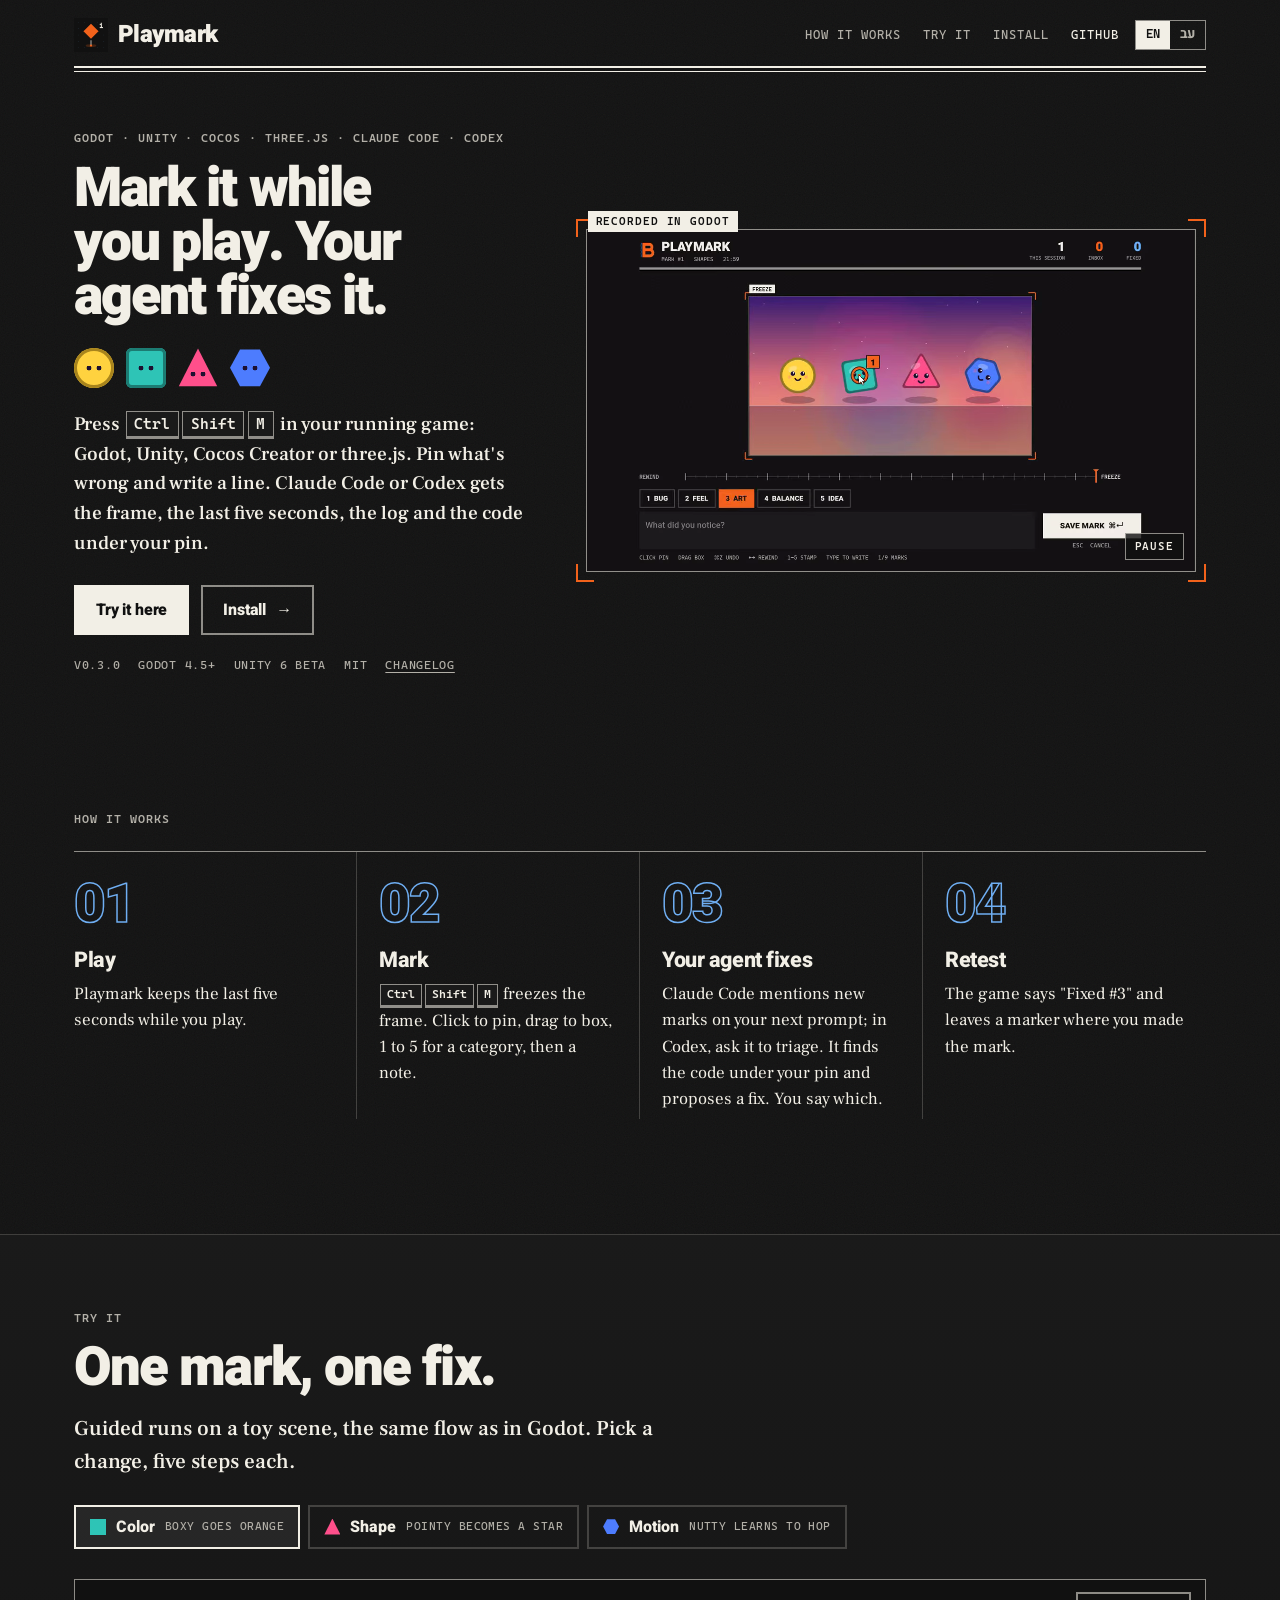
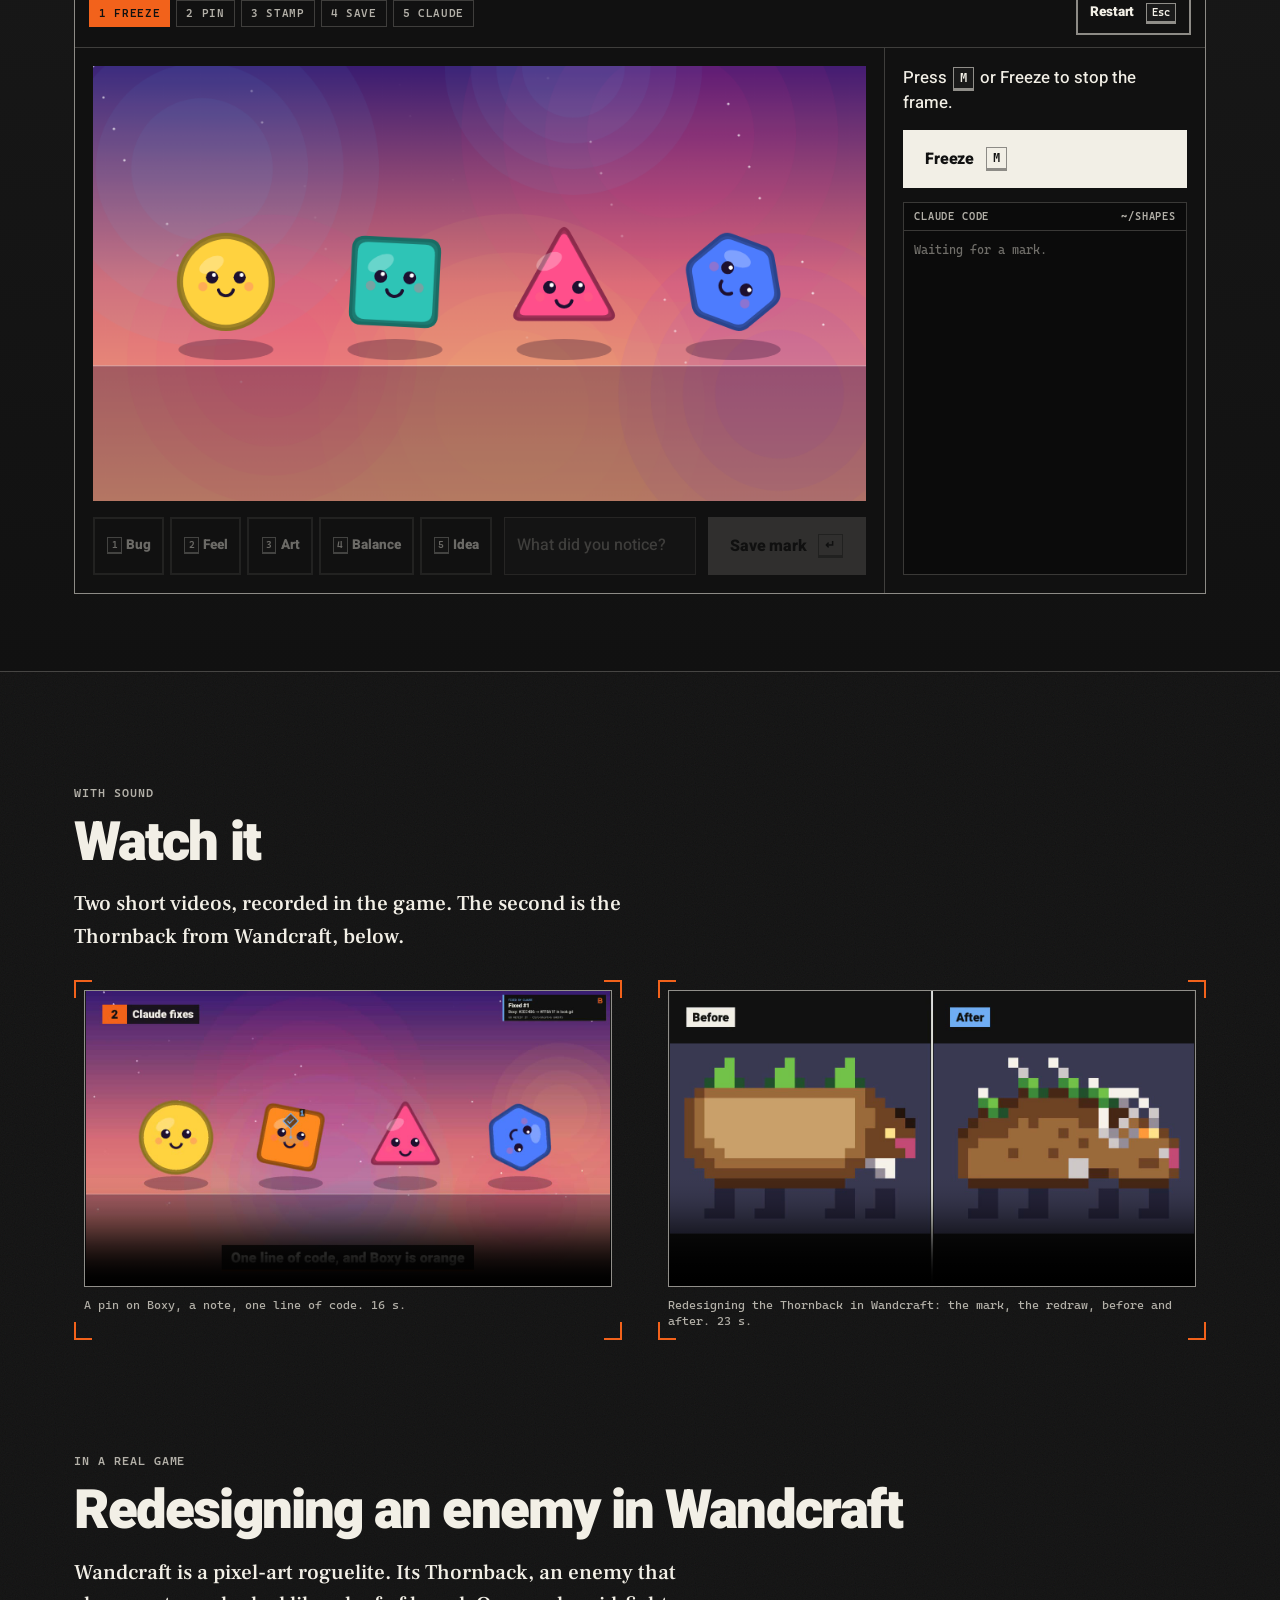
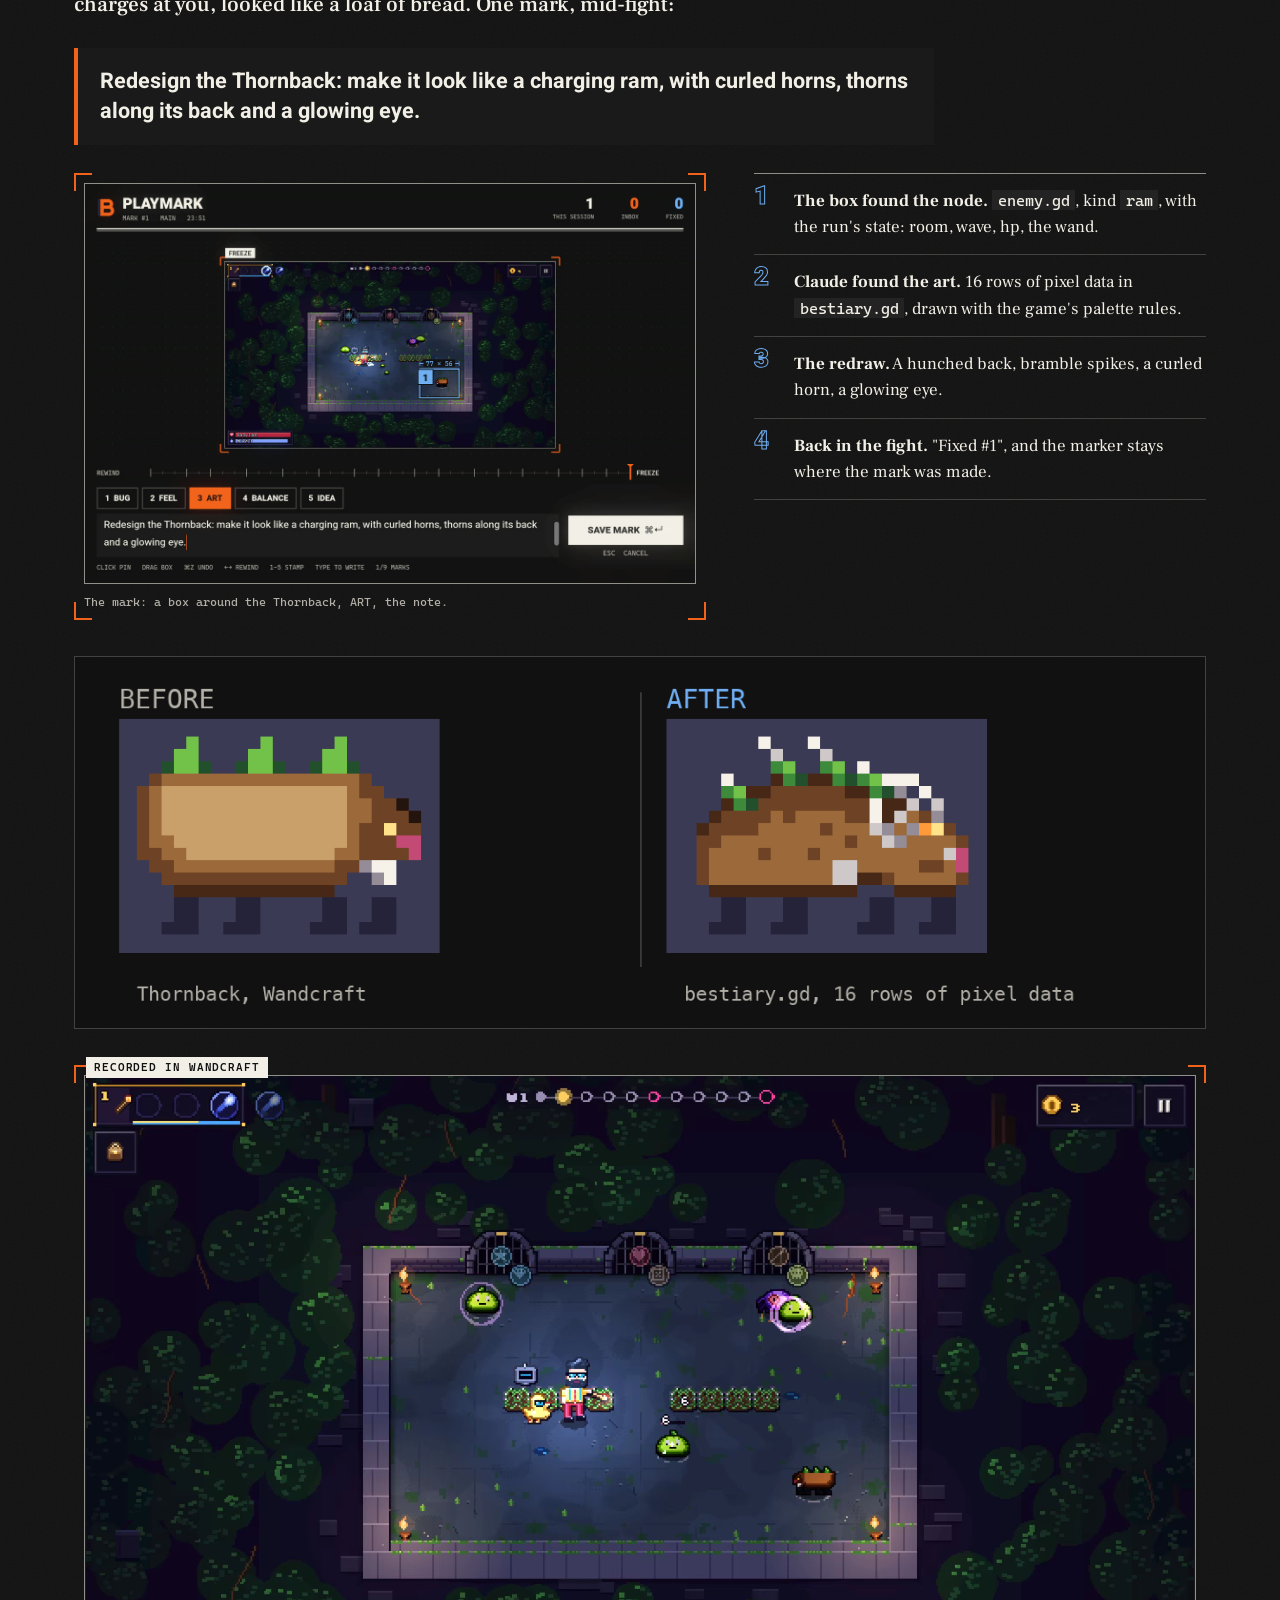
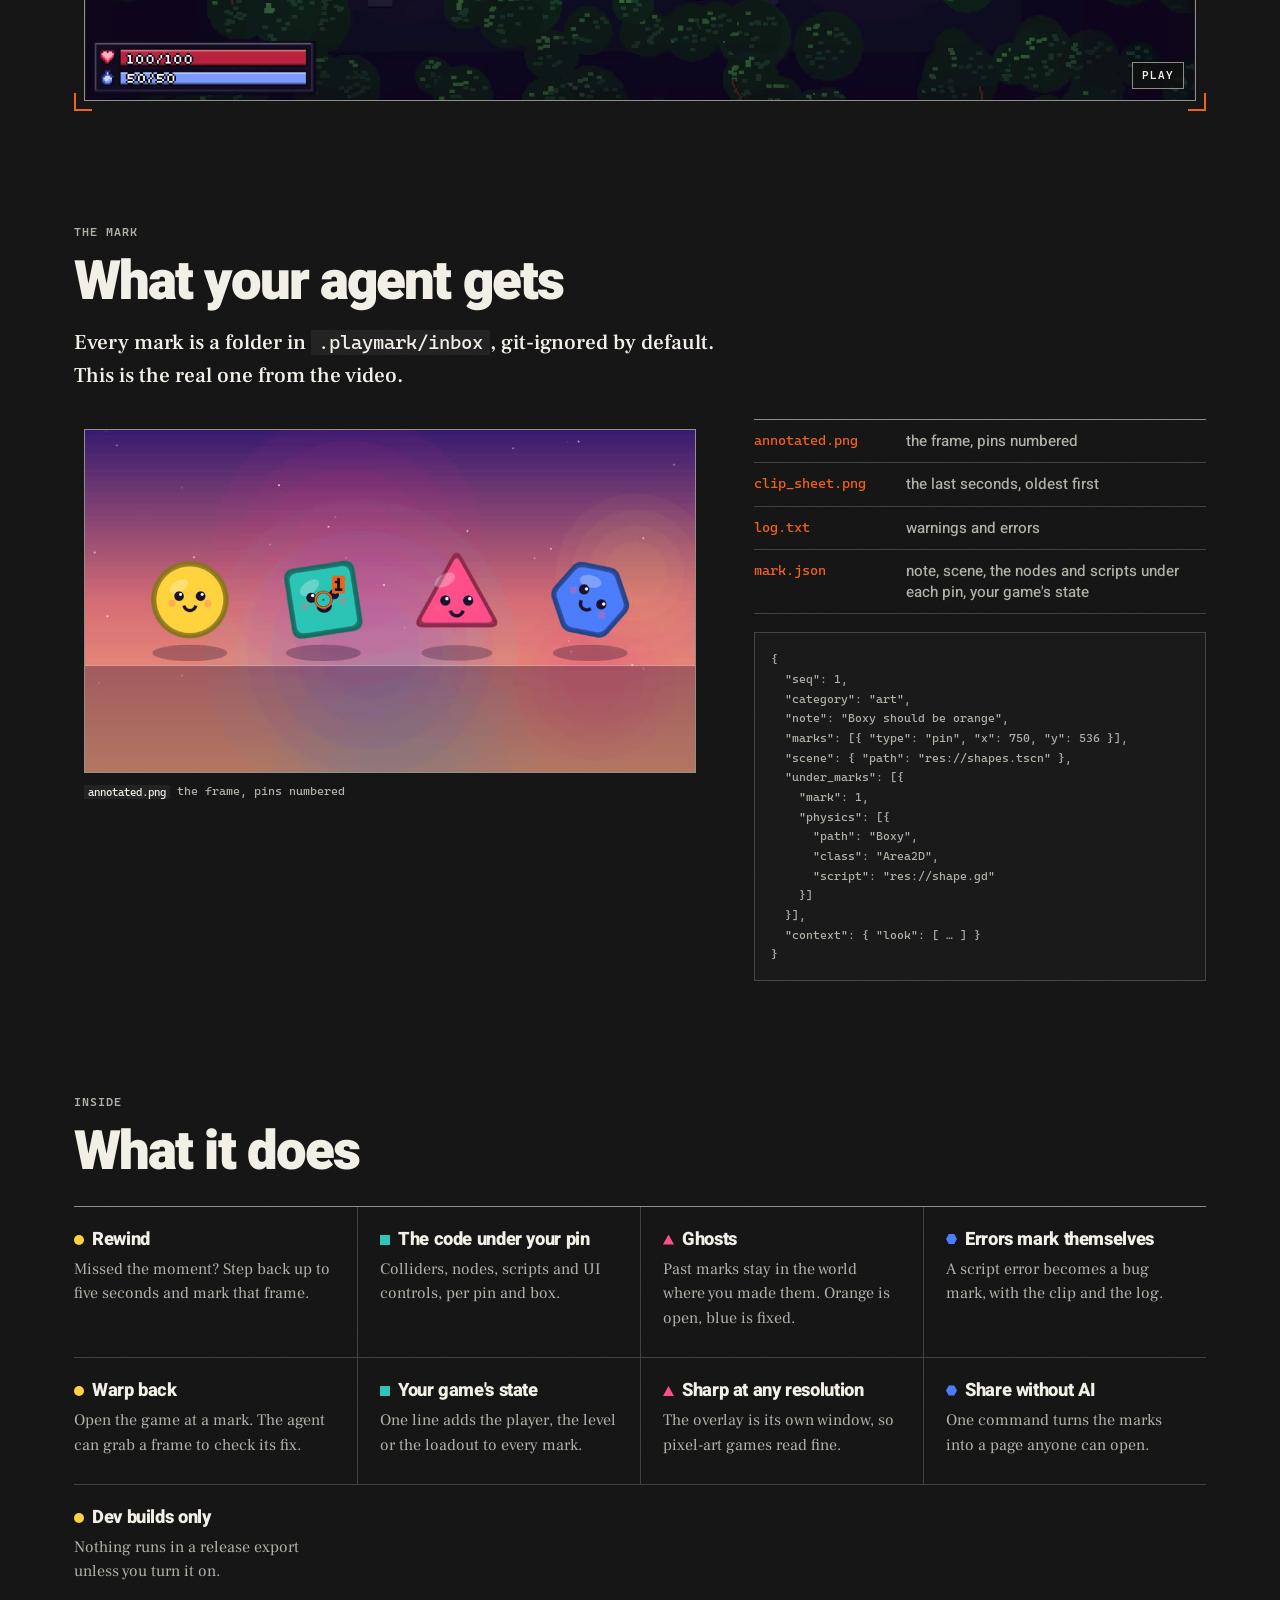
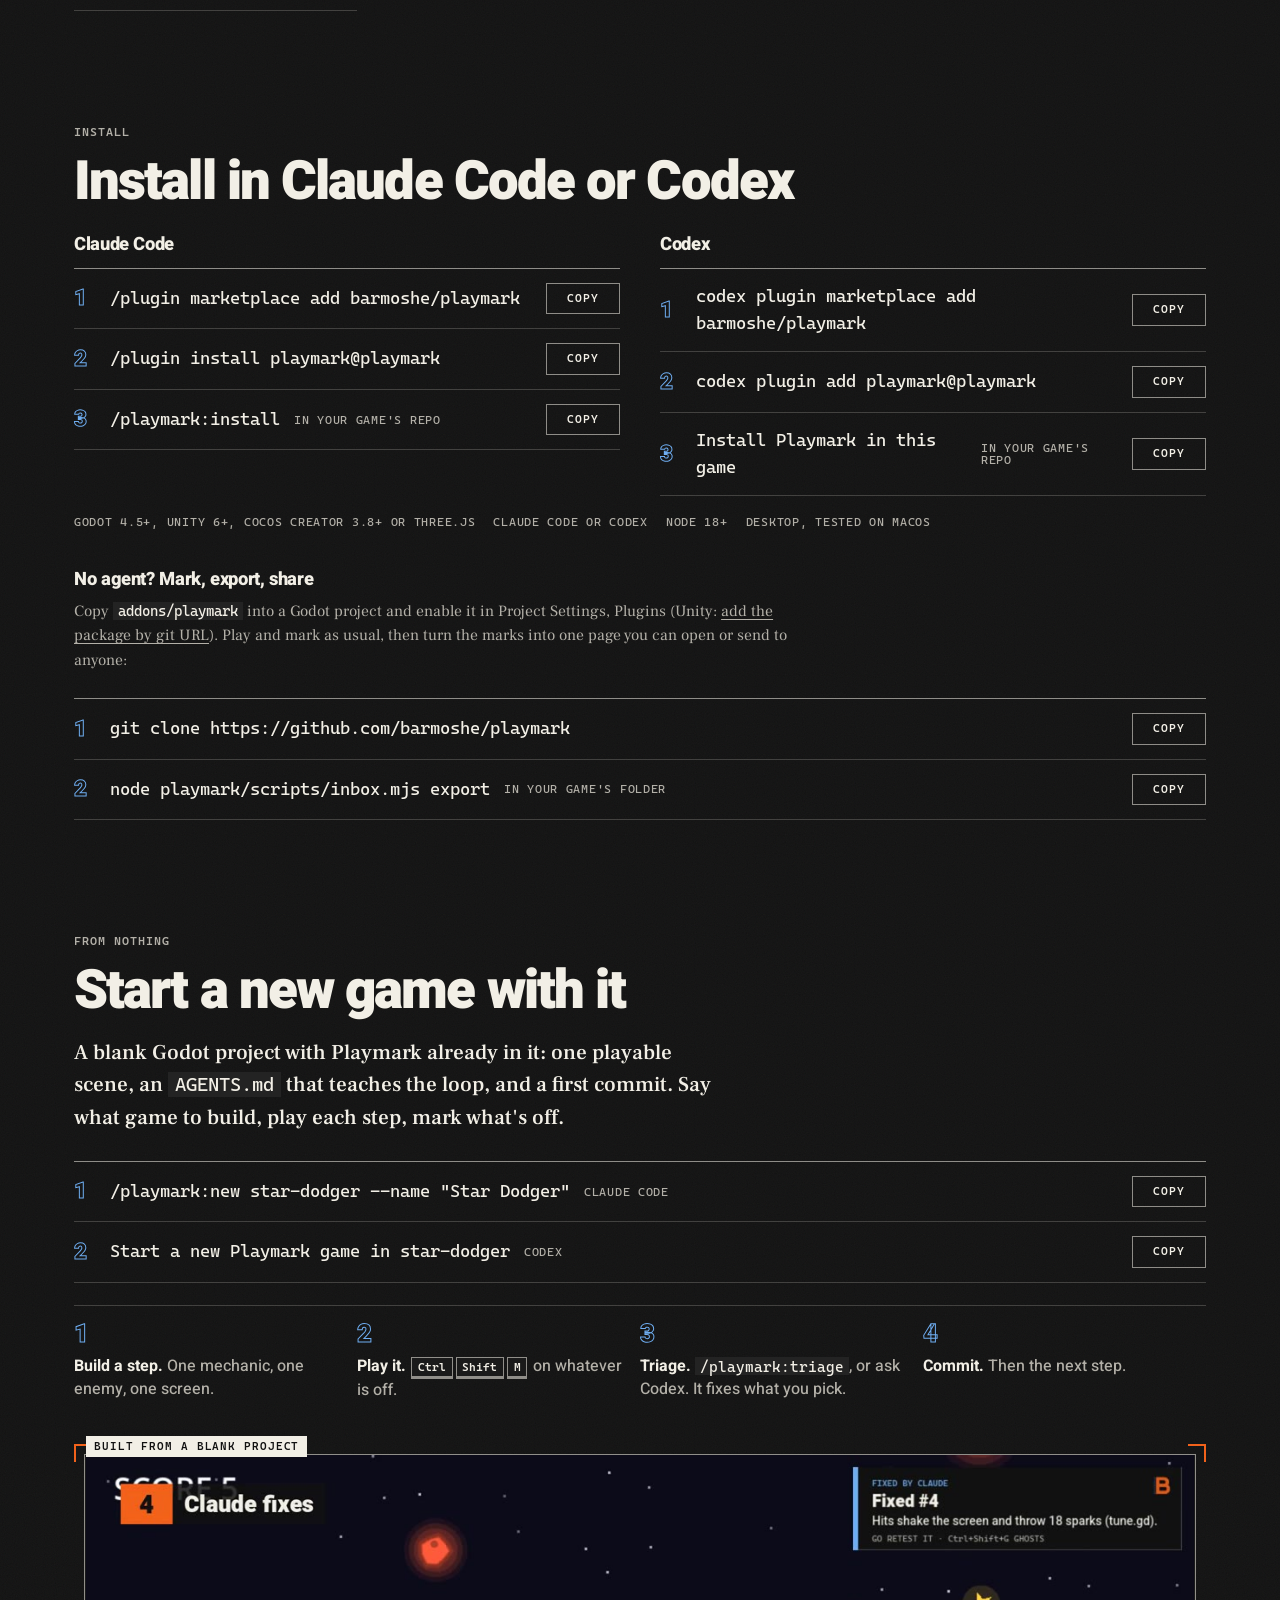
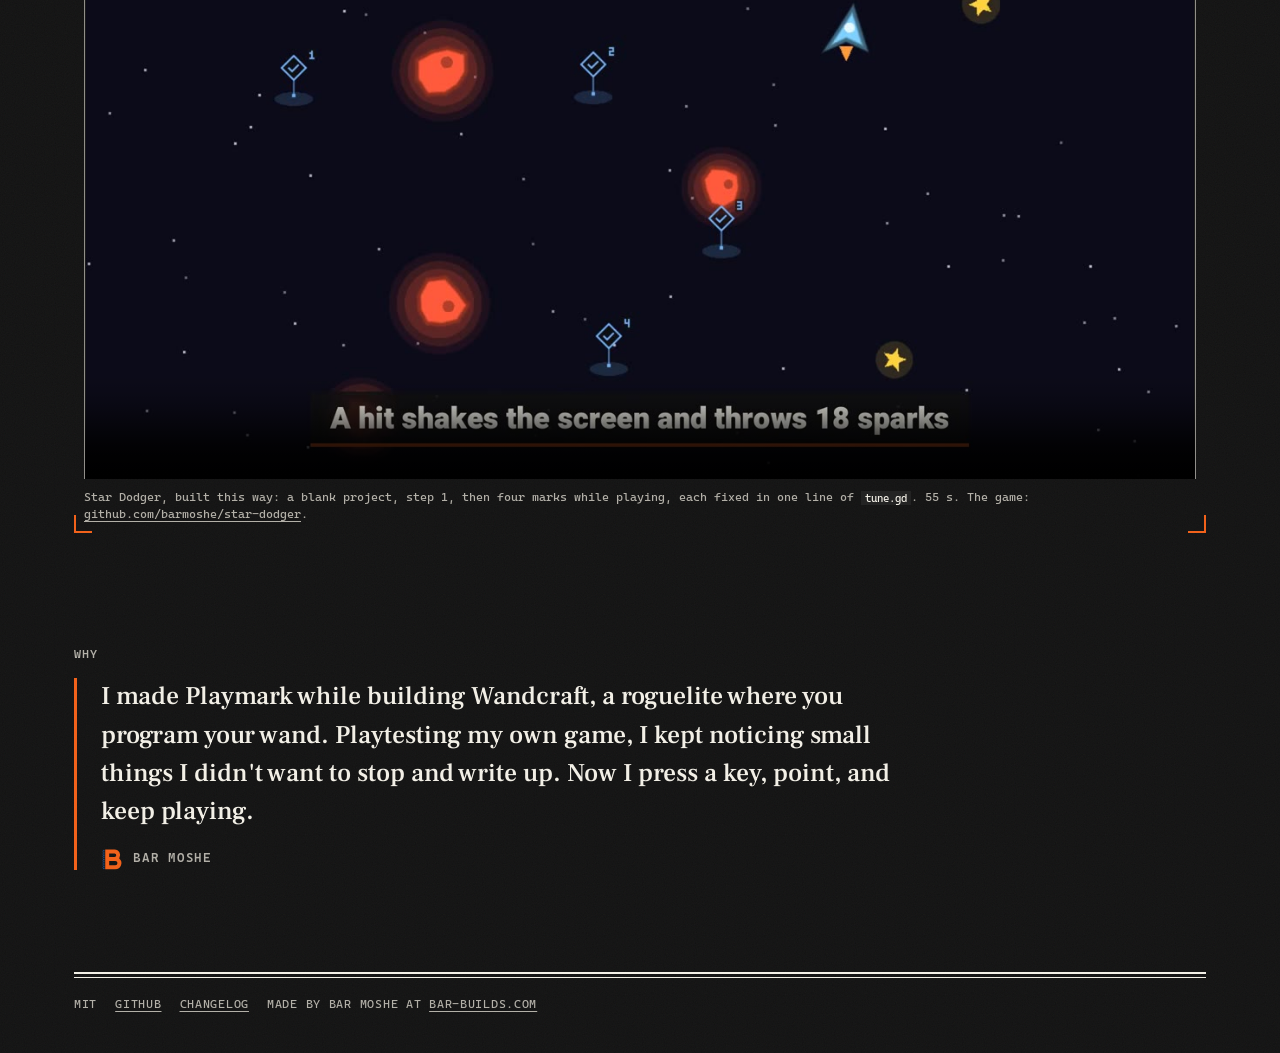
<file: index.html>
<!DOCTYPE html>
<html lang="en" dir="ltr">
<head>
  <meta charset="utf-8">
  <meta name="viewport" content="width=device-width, initial-scale=1">
  <title>Playmark: mark it while you play, your agent fixes it</title>
  <meta name="description" content="For Godot, Unity, Cocos Creator and three.js, with a plugin for Claude Code and Codex. Press Ctrl+Shift+M in your running game, pin what's wrong and write a line. Your agent gets the frame, the last five seconds, the log and the code under your pin, and fixes it.">
  <link rel="canonical" href="https://playmark.bar-builds.com/">
  <link rel="alternate" hreflang="en" href="https://playmark.bar-builds.com/">
  <link rel="alternate" hreflang="he" href="https://playmark.bar-builds.com/he">
  <link rel="alternate" hreflang="x-default" href="https://playmark.bar-builds.com/">
  <meta name="theme-color" content="#111111">
  <link rel="icon" href="/favicon.svg" type="image/svg+xml">
  <link rel="apple-touch-icon" href="/media/icon-512.png">
  <meta property="og:type" content="website">
  <meta property="og:url" content="https://playmark.bar-builds.com/">
  <meta property="og:title" content="Playmark: mark it while you play, your agent fixes it">
  <meta property="og:description" content="Playtest feedback from inside your Godot, Unity, Cocos Creator or three.js game, for Claude Code and Codex. Freeze the frame, pin it, write a line. Your agent fixes it, and the game tells you.">
  <meta property="og:image" content="https://playmark.bar-builds.com/media/og.png">
  <meta name="twitter:card" content="summary_large_image">
  <link rel="preload" href="/fonts/heebo-latin.woff2" as="font" type="font/woff2" crossorigin>
  <link rel="stylesheet" href="/styles.css">
  <script type="application/ld+json">
  {"@context":"https://schema.org","@type":"SoftwareApplication","name":"Playmark","applicationCategory":"DeveloperApplication","operatingSystem":"macOS, Windows, Linux","softwareVersion":"0.4.0","license":"https://opensource.org/licenses/MIT","url":"https://playmark.bar-builds.com/","codeRepository":"https://github.com/barmoshe/playmark","description":"For Godot, Unity, Cocos Creator and three.js, with a plugin for Claude Code and Codex: mark what is wrong in your running game, and your agent fixes it.","author":{"@type":"Person","@id":"https://bar-builds.com/#person","name":"Bar Moshe","url":"https://bar-builds.com/"},"offers":{"@type":"Offer","price":"0","priceCurrency":"USD"}}
  </script>
</head>
<body>
<a class="skip" href="#main">Skip to content</a>

<header class="masthead">
  <div class="wrap masthead-row">
    <a class="brand" href="#top" aria-label="Playmark, top of page">
      <img src="/favicon.svg" width="34" height="34" alt="">
      <span>Playmark</span>
    </a>
    <nav aria-label="Sections">
      <a href="#how">How it works</a>
      <a href="#try">Try it</a>
      <a href="#install">Install</a>
      <a class="gh" href="https://github.com/barmoshe/playmark">GitHub <span class="stars" data-stars hidden></span></a>
    </nav>
    <div class="lang-toggle" role="group" aria-label="Language">
      <a href="/" hreflang="en" lang="en" data-lang="en" aria-current="page">EN</a>
      <a href="/he" hreflang="he" lang="he" data-lang="he">עב</a>
    </div>
  </div>
  <div class="wrap"><div class="double-rule" aria-hidden="true"></div></div>
</header>

<main id="main" tabindex="-1">

  <!-- Hero -->
  <section class="hero wrap" id="top">
    <div class="hero-grid">
      <div class="hero-copy">
        <p class="kicker">Godot · Unity · Cocos · three.js · Claude Code · Codex</p>
        <h1>Mark it while you play. Your agent fixes it.</h1>
        <div class="cast" aria-hidden="true">
          <span class="toy sun"></span><span class="toy box"></span><span class="toy peak"></span><span class="toy nut"></span>
        </div>
        <p class="deck">Press
          <span class="keys"><kbd>Ctrl</kbd><kbd>Shift</kbd><kbd>M</kbd></span>
          in your running game: Godot, Unity, Cocos Creator or three.js. Pin what's wrong and write a line. Claude Code or Codex gets the frame, the last five seconds, the log and the code under your pin.</p>
        <div class="ctas">
          <a class="btn primary" href="#try">Try it here</a>
          <a class="btn" href="#install">Install <span aria-hidden="true">→</span></a>
        </div>
        <p class="meta"><span data-version>v0.3.0</span><span>Godot 4.5+</span><span>Unity 6 beta</span><span>MIT</span><a href="https://github.com/barmoshe/playmark/blob/main/CHANGELOG.md">Changelog</a></p>
      </div>
      <figure class="frame hero-video">
        <span class="tag">Recorded in Godot</span>
        <video id="hero-video" autoplay muted loop playsinline preload="metadata" poster="/media/poster.jpg" aria-describedby="hero-video-desc">
          <source src="/media/hero.webm" type="video/webm">
          <source src="/media/hero.mp4" type="video/mp4">
        </video>
        <p class="sr-only" id="hero-video-desc">Playmark in a toy Godot scene: a pin on the teal square, the note 'Boxy should be orange', saved; then the square turns orange and a toast says Fixed #1</p>
        <button class="video-toggle" type="button" data-video-toggle aria-pressed="false">Pause</button>
        <i class="crop tl"></i><i class="crop tr"></i><i class="crop bl"></i><i class="crop br"></i>
      </figure>
    </div>
  </section>

  <!-- How it works -->
  <section class="how wrap" id="how" aria-labelledby="how-title">
    <h2 id="how-title" class="kicker section-kicker">How it works</h2>
    <ol class="steps">
      <li>
        <span class="num" aria-hidden="true">01</span>
        <h3>Play</h3>
        <p>Playmark keeps the last five seconds while you play.</p>
      </li>
      <li>
        <span class="num" aria-hidden="true">02</span>
        <h3>Mark</h3>
        <p><kbd>Ctrl</kbd><kbd>Shift</kbd><kbd>M</kbd> freezes the frame. Click to pin, drag to box, 1 to 5 for a category, then a note.</p>
      </li>
      <li>
        <span class="num" aria-hidden="true">03</span>
        <h3>Your agent fixes</h3>
        <p>Claude Code mentions new marks on your next prompt; in Codex, ask it to triage. It finds the code under your pin and proposes a fix. You say which.</p>
      </li>
      <li>
        <span class="num" aria-hidden="true">04</span>
        <h3>Retest</h3>
        <p>The game says "Fixed #3" and leaves a marker where you made the mark.</p>
      </li>
    </ol>
  </section>

  <!-- Try it -->
  <section class="try" id="try" aria-labelledby="try-title">
    <div class="wrap">
      <p class="kicker">Try it</p>
      <h2 id="try-title">One mark, one fix.</h2>
      <p class="deck narrow">Guided runs on a toy scene, the same flow as in Godot. Pick a change, five steps each.</p>
      <div class="scenarios" role="group" aria-label="Pick a change">
        <button type="button" data-scenario="color" aria-selected="true"><span class="sw sw-box" aria-hidden="true"></span>Color <small>Boxy goes orange</small></button>
        <button type="button" data-scenario="shape" aria-selected="false"><span class="sw sw-peak" aria-hidden="true"></span>Shape <small>Pointy becomes a star</small></button>
        <button type="button" data-scenario="motion" aria-selected="false"><span class="sw sw-nut" aria-hidden="true"></span>Motion <small>Nutty learns to hop</small></button>
      </div>

      <div class="demo" data-demo>
        <div class="demo-bar">
          <ol class="pips">
            <li data-pip="0">Freeze</li><li data-pip="1">Pin</li><li data-pip="2">Stamp</li><li data-pip="3">Save</li><li data-pip="4">Claude</li>
          </ol>
          <button class="btn small" type="button" data-restart>Restart <kbd>Esc</kbd></button>
        </div>

        <div class="demo-grid">
          <div class="stage-wrap">
            <div class="stage" data-stage>
              <canvas data-canvas width="960" height="540" aria-label="Toy scene: four shapes with faces, moving in place. From left: Sunny the yellow circle, Boxy the teal square, Pointy the pink triangle, Nutty the blue hexagon." role="img"></canvas>
              <div class="flash" data-flash></div>
              <div class="freeze-tag" data-freeze-tag>Freeze</div>
              <div class="stamp" data-stamp><strong>Marked #1</strong><span data-stamp-sub>Art</span></div>
              <div class="toast" data-toast role="status">
                <span class="toast-kicker">Fixed by Claude</span>
                <strong data-toast-title>Fixed #1</strong>
                <span data-toast-body>Boxy: #2EC4B6 → #FF8A1F in look.gd</span>
              </div>
              <div class="coach" data-coach aria-hidden="true"></div>
            </div>
            <div class="deck-row" data-deck>
              <div class="chips" role="group" aria-label="Category">
                <button type="button" data-cat="0" disabled><kbd>1</kbd> Bug</button>
                <button type="button" data-cat="1" disabled><kbd>2</kbd> Feel</button>
                <button type="button" data-cat="2" disabled><kbd>3</kbd> Art</button>
                <button type="button" data-cat="3" disabled><kbd>4</kbd> Balance</button>
                <button type="button" data-cat="4" disabled><kbd>5</kbd> Idea</button>
              </div>
              <div class="note" data-note aria-live="polite"><span class="placeholder">What did you notice?</span></div>
              <button class="btn primary save" type="button" data-save disabled>Save mark <kbd>↵</kbd></button>
            </div>
          </div>

          <aside class="side">
            <p class="step-now" data-step-text aria-live="polite">Press <kbd>M</kbd> or Freeze to stop the frame.</p>
            <button class="btn primary" type="button" data-freeze>Freeze <kbd>M</kbd></button>
            <div class="term" data-term role="log" aria-live="polite" aria-label="Claude Code">
              <div class="term-head"><span>Claude Code</span><span>~/shapes</span></div>
              <div class="term-body" data-term-body></div>
            </div>
          </aside>
        </div>
      </div>
    </div>
  </section>

  <!-- Watch it -->
  <section class="watch wrap" id="watch" aria-labelledby="watch-title">
    <p class="kicker">With sound</p>
    <h2 id="watch-title">Watch it</h2>
    <p class="deck narrow">Two short videos, recorded in the game. The second is the Thornback from Wandcraft, below.</p>
    <div class="watch-grid">
      <figure class="frame watch-video">
        <video controls playsinline preload="none" width="1920" height="1080" poster="/media/watch-color-poster.jpg" aria-describedby="watch-1-desc">
          <source src="/media/watch-color.mp4" type="video/mp4">
        </video>
        <p class="sr-only" id="watch-1-desc">Video: Boxy is pinned in the Playmark overlay with the note "Boxy should be orange", then Claude changes one line and Boxy turns orange</p>
        <i class="crop tl"></i><i class="crop tr"></i><i class="crop bl"></i><i class="crop br"></i>
        <figcaption>A pin on Boxy, a note, one line of code. 16 s.</figcaption>
      </figure>
      <figure class="frame watch-video">
        <video controls playsinline preload="none" width="1920" height="1080" poster="/media/watch-thornback-poster.jpg" aria-describedby="watch-2-desc">
          <source src="/media/watch-thornback.mp4" type="video/mp4">
        </video>
        <p class="sr-only" id="watch-2-desc">Video: a box around the Thornback in a Wandcraft fight with the note asking for a charging ram, then the redrawn Thornback and a before and after</p>
        <i class="crop tl"></i><i class="crop tr"></i><i class="crop bl"></i><i class="crop br"></i>
        <figcaption>Redesigning the Thornback in Wandcraft: the mark, the redraw, before and after. 23 s.</figcaption>
      </figure>
    </div>
  </section>

  <!-- In a real game -->
  <section class="real wrap" aria-labelledby="real-title">
    <p class="kicker">In a real game</p>
    <h2 id="real-title">Redesigning an enemy in Wandcraft</h2>
    <p class="deck narrow">Wandcraft is a pixel-art roguelite. Its Thornback, an enemy that charges at you, looked like a loaf of bread. One mark, mid-fight:</p>
    <blockquote class="prompt">Redesign the Thornback: make it look like a charging ram, with curled horns, thorns along its back and a glowing eye.</blockquote>
    <div class="real-grid">
      <figure class="frame">
        <img src="/media/thornback-mark.jpg" width="1280" height="837" loading="lazy" alt="The Playmark overlay over a Wandcraft fight: a blue box around the Thornback, the ART stamp and the note">
        <i class="crop tl"></i><i class="crop tr"></i><i class="crop bl"></i><i class="crop br"></i>
        <figcaption>The mark: a box around the Thornback, ART, the note.</figcaption>
      </figure>
      <ol class="real-steps">
        <li><strong>The box found the node.</strong> <code>enemy.gd</code>, kind <code>ram</code>, with the run's state: room, wave, hp, the wand.</li>
        <li><strong>Claude found the art.</strong> 16 rows of pixel data in <code>bestiary.gd</code>, drawn with the game's palette rules.</li>
        <li><strong>The redraw.</strong> A hunched back, bramble spikes, a curled horn, a glowing eye.</li>
        <li><strong>Back in the fight.</strong> "Fixed #1", and the marker stays where the mark was made.</li>
      </ol>
    </div>
    <figure class="before-after">
      <img src="/media/thornback-before-after.png" width="1280" height="420" loading="lazy" alt="Before: a flat brown loaf with three green leaves. After: a hunched beast with pale spikes, a curled horn, a glowing orange eye and a wool chest.">
    </figure>
    <figure class="frame real-video">
      <span class="tag">Recorded in Wandcraft</span>
      <video muted loop playsinline preload="none" poster="/media/thornback-poster.jpg" data-lazy-video aria-describedby="thornback-video-desc">
        <source src="/media/thornback.webm" type="video/webm">
        <source src="/media/thornback.mp4" type="video/mp4">
      </video>
        <p class="sr-only" id="thornback-video-desc">The fight replayed after the fix: the new Thornback charges in and a toast says Fixed #1</p>
      <button class="video-toggle" type="button" data-lazy-toggle aria-pressed="true">Play</button>
      <i class="crop tl"></i><i class="crop tr"></i><i class="crop bl"></i><i class="crop br"></i>
    </figure>
  </section>

  <!-- What the agent gets -->
  <section class="gets wrap" aria-labelledby="gets-title">
    <p class="kicker">The mark</p>
    <h2 id="gets-title">What your agent gets</h2>
    <p class="deck narrow">Every mark is a folder in <code>.playmark/inbox</code>, git-ignored by default. This is the real one from the video.</p>
    <div class="gets-grid">
      <figure class="frame">
        <img src="/media/annotated.jpg" width="960" height="540" loading="lazy" alt="annotated.png: the frozen frame of the four shapes with pin number 1 on the teal square">
        <figcaption><code>annotated.png</code> the frame, pins numbered</figcaption>
      </figure>
      <div class="files">
        <ul class="tree">
          <li><code>annotated.png</code><span>the frame, pins numbered</span></li>
          <li><code>clip_sheet.png</code><span>the last seconds, oldest first</span></li>
          <li><code>log.txt</code><span>warnings and errors</span></li>
          <li><code>mark.json</code><span>note, scene, the nodes and scripts under each pin, your game's state</span></li>
        </ul>
<pre class="json" tabindex="0" aria-label="mark.json excerpt"><code>{
  "seq": 1,
  "category": "art",
  "note": "Boxy should be orange",
  "marks": [{ "type": "pin", "x": 750, "y": 536 }],
  "scene": { "path": "res://shapes.tscn" },
  "under_marks": [{
    "mark": 1,
    "physics": [{
      "path": "Boxy",
      "class": "Area2D",
      "script": "res://shape.gd"
    }]
  }],
  "context": { "look": [ … ] }
}</code></pre>
      </div>
    </div>
  </section>

  <!-- Features -->
  <section class="features wrap" aria-labelledby="features-title">
    <p class="kicker">Inside</p>
    <h2 id="features-title">What it does</h2>
    <ul class="feature-grid">
      <li><h3>Rewind</h3><p>Missed the moment? Step back up to five seconds and mark that frame.</p></li>
      <li><h3>The code under your pin</h3><p>Colliders, nodes, scripts and UI controls, per pin and box.</p></li>
      <li><h3>Ghosts</h3><p>Past marks stay in the world where you made them. Orange is open, blue is fixed.</p></li>
      <li><h3>Errors mark themselves</h3><p>A script error becomes a bug mark, with the clip and the log.</p></li>
      <li><h3>Warp back</h3><p>Open the game at a mark. The agent can grab a frame to check its fix.</p></li>
      <li><h3>Your game's state</h3><p>One line adds the player, the level or the loadout to every mark.</p></li>
      <li><h3>Sharp at any resolution</h3><p>The overlay is its own window, so pixel-art games read fine.</p></li>
      <li><h3>Share without AI</h3><p>One command turns the marks into a page anyone can open.</p></li>
      <li><h3>Dev builds only</h3><p>Nothing runs in a release export unless you turn it on.</p></li>
    </ul>
  </section>

  <!-- Install -->
  <section class="install wrap" id="install" aria-labelledby="install-title">
    <p class="kicker">Install</p>
    <h2 id="install-title">Install in Claude Code or Codex</h2>
    <div class="install-cols">
      <div>
        <h3>Claude Code</h3>
        <ol class="cmds">
          <li><code data-cmd>/plugin marketplace add barmoshe/playmark</code><button type="button" class="copy" data-copy>Copy</button></li>
          <li><code data-cmd>/plugin install playmark@playmark</code><button type="button" class="copy" data-copy>Copy</button></li>
          <li><code data-cmd>/playmark:install</code><span class="where">in your game's repo</span><button type="button" class="copy" data-copy>Copy</button></li>
        </ol>
      </div>
      <div>
        <h3>Codex</h3>
        <ol class="cmds">
          <li><code data-cmd>codex plugin marketplace add barmoshe/playmark</code><button type="button" class="copy" data-copy>Copy</button></li>
          <li><code data-cmd>codex plugin add playmark@playmark</code><button type="button" class="copy" data-copy>Copy</button></li>
          <li><code data-cmd>Install Playmark in this game</code><span class="where">in your game's repo</span><button type="button" class="copy" data-copy>Copy</button></li>
        </ol>
      </div>
    </div>
    <p class="meta reqs"><span>Godot 4.5+, Unity 6+, Cocos Creator 3.8+ or three.js</span><span>Claude Code or Codex</span><span>Node 18+</span><span>Desktop, tested on macOS</span></p>
    <h3 class="noagent-title">No agent? Mark, export, share</h3>
    <p class="small-print">Copy <code>addons/playmark</code> into a Godot project and enable it in Project Settings, Plugins (Unity: <a href="https://github.com/barmoshe/playmark/blob/main/unity/README.md#install">add the package by git URL</a>). Play and mark as usual, then turn the marks into one page you can open or send to anyone:</p>
    <ol class="cmds">
      <li><code data-cmd>git clone https://github.com/barmoshe/playmark</code><button type="button" class="copy" data-copy>Copy</button></li>
      <li><code data-cmd>node playmark/scripts/inbox.mjs export</code><span class="where">in your game's folder</span><button type="button" class="copy" data-copy>Copy</button></li>
    </ol>
  </section>

  <!-- Start a new game -->
  <section class="newgame wrap" id="new" aria-labelledby="new-title">
    <p class="kicker">From nothing</p>
    <h2 id="new-title">Start a new game with it</h2>
    <p class="deck narrow">A blank Godot project with Playmark already in it: one playable scene, an <code>AGENTS.md</code> that teaches the loop, and a first commit. Say what game to build, play each step, mark what's off.</p>
    <ol class="cmds">
      <li><code data-cmd>/playmark:new star-dodger --name "Star Dodger"</code><span class="where">Claude Code</span><button type="button" class="copy" data-copy>Copy</button></li>
      <li><code data-cmd>Start a new Playmark game in star-dodger</code><span class="where">Codex</span><button type="button" class="copy" data-copy>Copy</button></li>
    </ol>
    <ol class="loop-steps">
      <li><strong>Build a step.</strong> One mechanic, one enemy, one screen.</li>
      <li><strong>Play it.</strong> <kbd>Ctrl</kbd><kbd>Shift</kbd><kbd>M</kbd> on whatever is off.</li>
      <li><strong>Triage.</strong> <code>/playmark:triage</code>, or ask Codex. It fixes what you pick.</li>
      <li><strong>Commit.</strong> Then the next step.</li>
    </ol>
    <figure class="frame newgame-video">
      <span class="tag">Built from a blank project</span>
      <video controls playsinline preload="none" width="1920" height="1080" poster="/media/star-dodger-poster.jpg" aria-describedby="star-dodger-desc">
        <source src="/media/star-dodger.mp4" type="video/mp4">
      </video>
      <p class="sr-only" id="star-dodger-desc">Video: a blank Godot project, the first playable Star Dodger, then four marks (red meteors, a gliding ship, meteors that speed up with the score, shake and sparks on a hit), each followed by its fix</p>
      <i class="crop tl"></i><i class="crop tr"></i><i class="crop bl"></i><i class="crop br"></i>
      <figcaption>Star Dodger, built this way: a blank project, step 1, then four marks while playing, each fixed in one line of <code>tune.gd</code>. 55 s. The game: <a href="https://github.com/barmoshe/star-dodger">github.com/barmoshe/star-dodger</a>.</figcaption>
    </figure>
  </section>

  <!-- Why -->
  <section class="why wrap" aria-labelledby="why-title">
    <h2 id="why-title" class="kicker">Why</h2>
    <blockquote>
      <p>I made Playmark while building Wandcraft, a roguelite where you program your wand. Playtesting my own game, I kept noticing small things I didn't want to stop and write up. Now I press a key, point, and keep playing.</p>
      <footer><img src="/media/b-mark.svg" width="22" height="22" alt=""> Bar Moshe</footer>
    </blockquote>
  </section>
</main>

<footer class="site-footer wrap">
  <div class="double-rule" aria-hidden="true"></div>
  <p class="meta">
    <span>MIT</span>
    <a href="https://github.com/barmoshe/playmark">GitHub</a>
    <a href="https://github.com/barmoshe/playmark/blob/main/CHANGELOG.md">Changelog</a>
    <span>Made by Bar Moshe at <a href="https://bar-builds.com">bar-builds.com</a></span>
  </p>
</footer>

<script src="/site.js" defer></script>
<script src="/demo.js" defer></script>
</body>
</html>
</file>
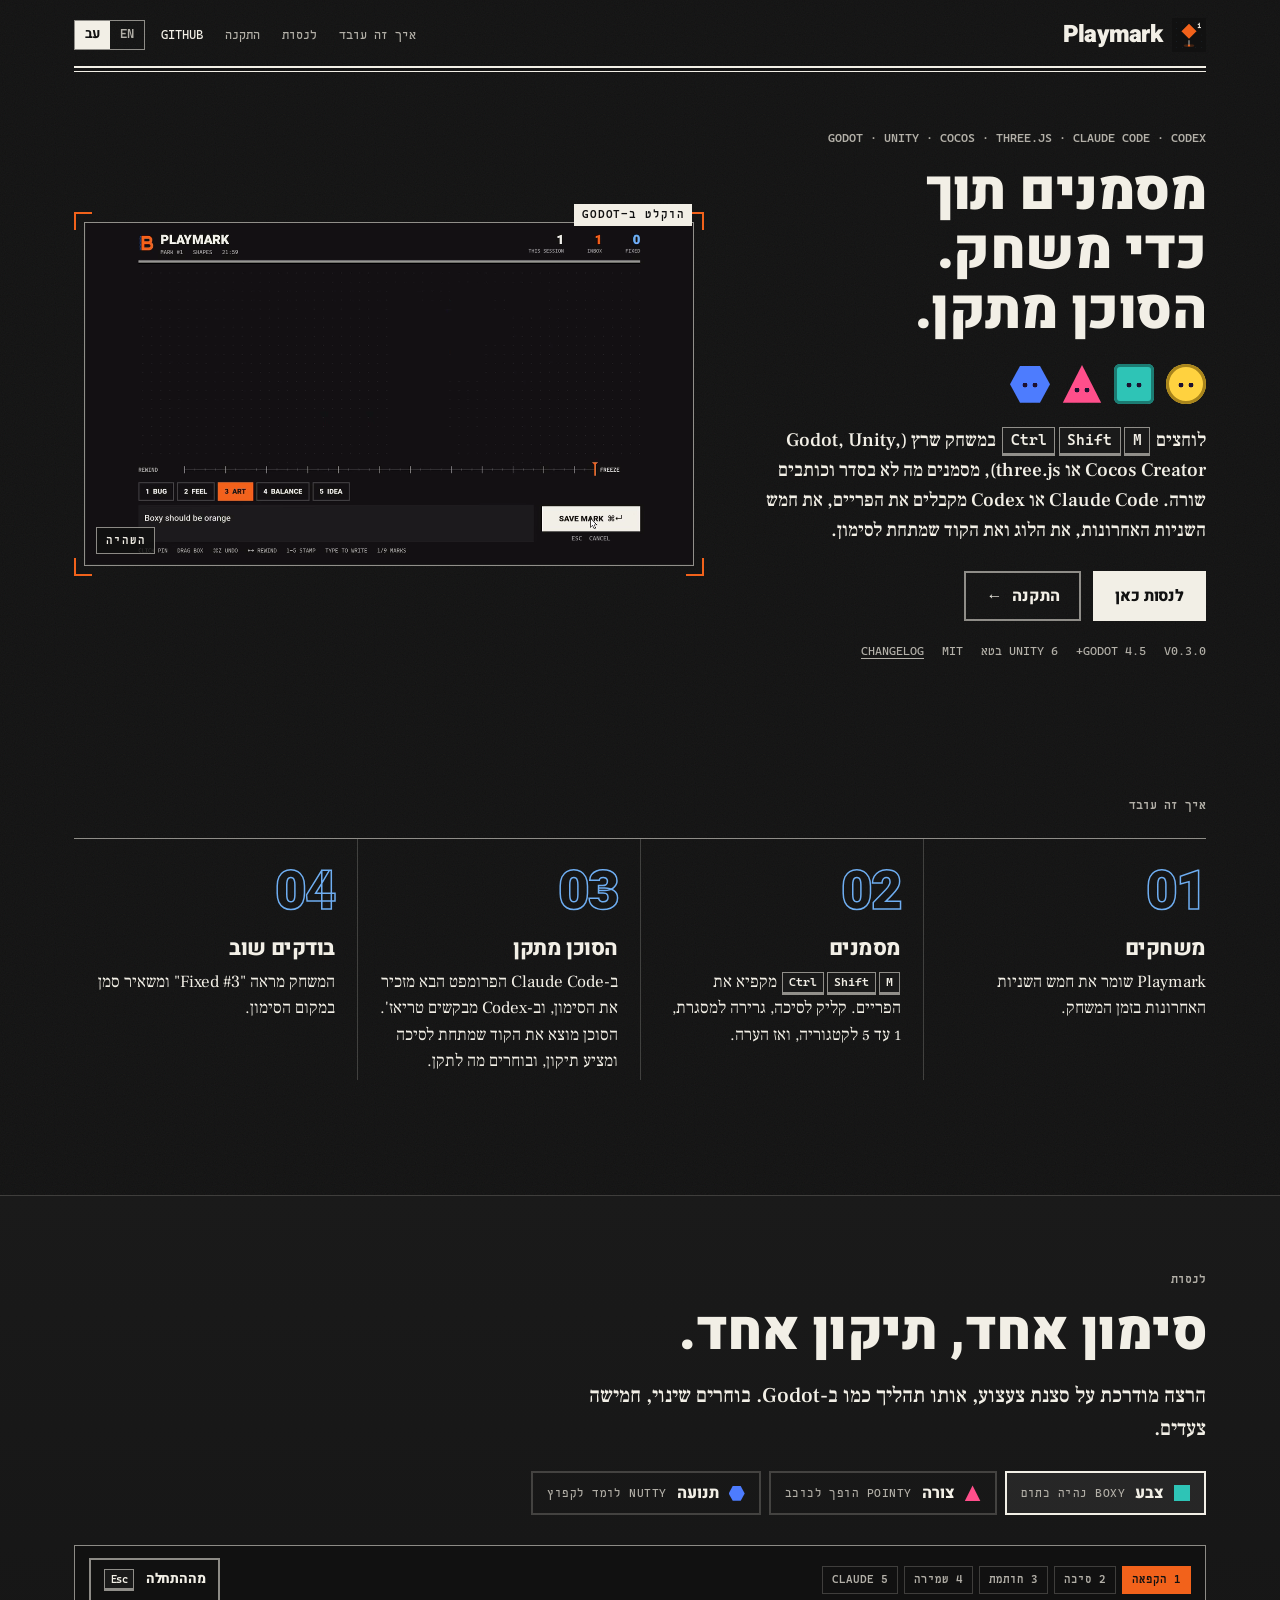
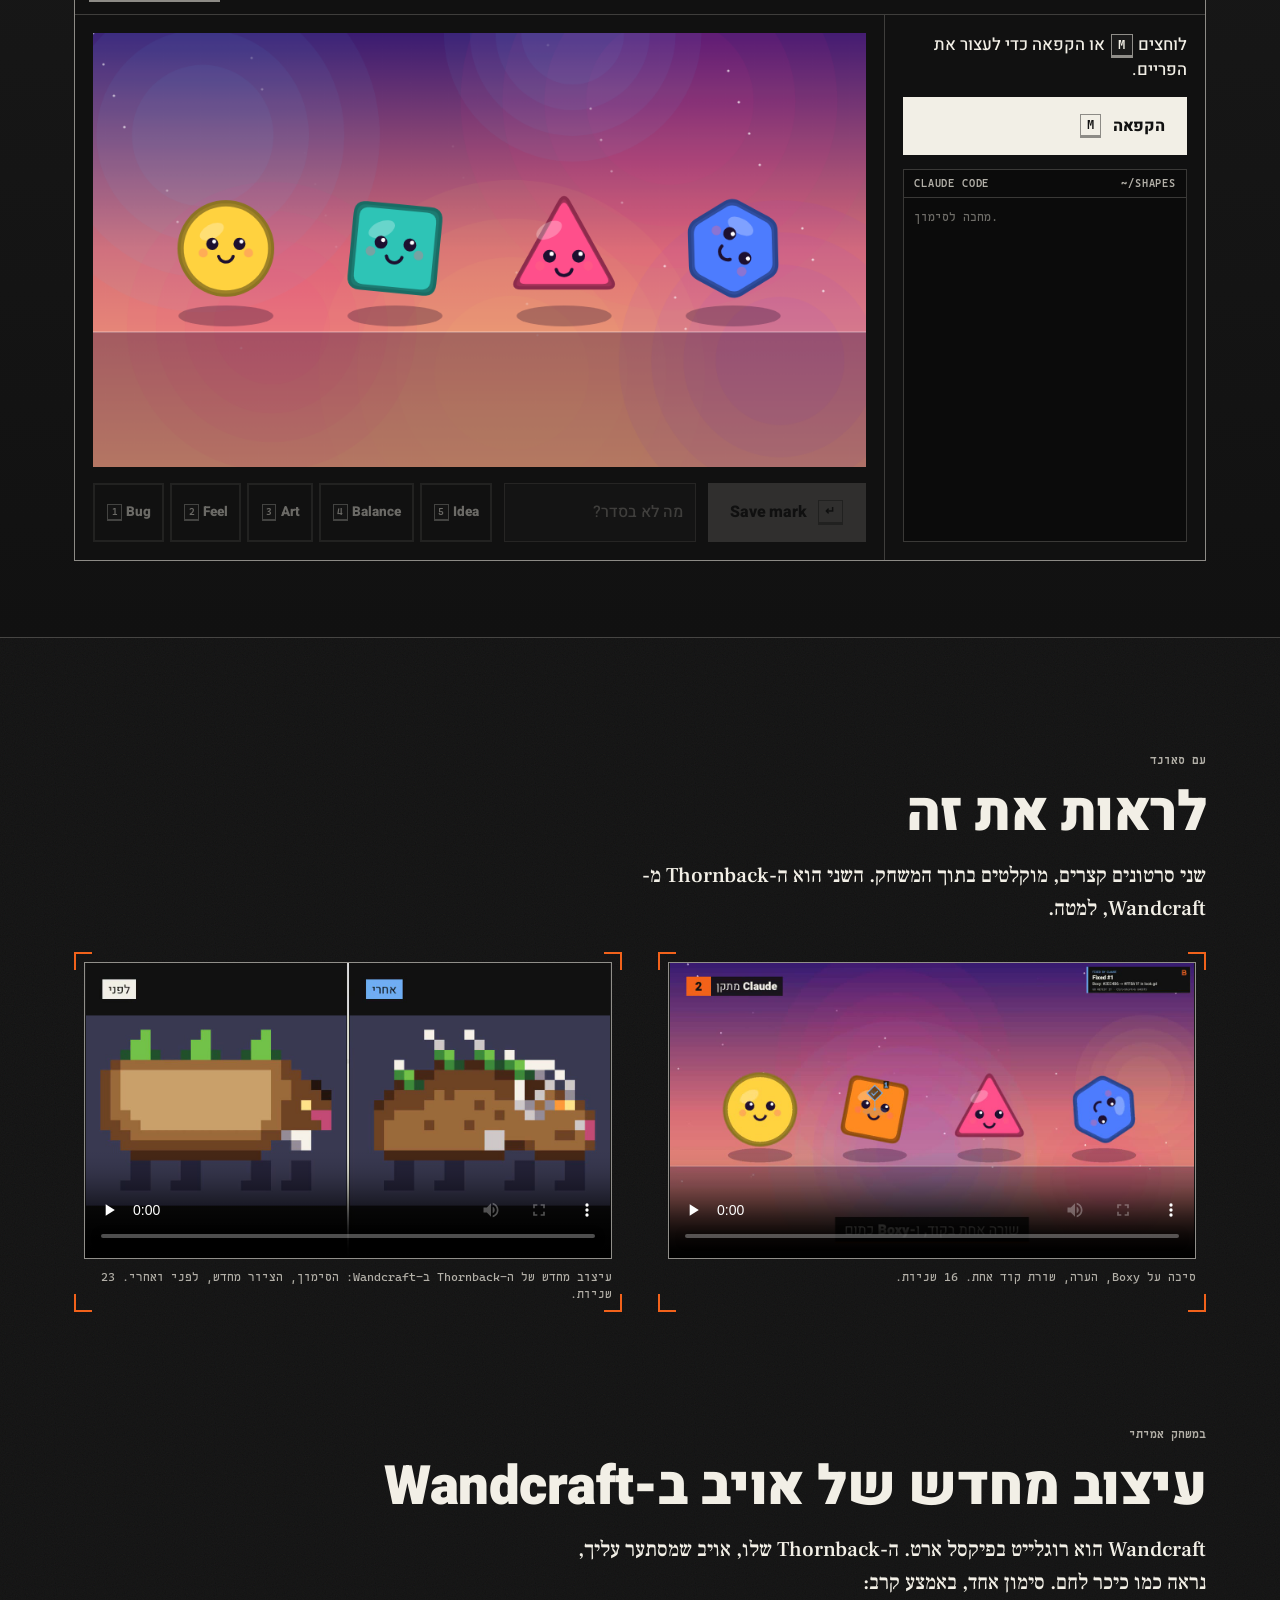
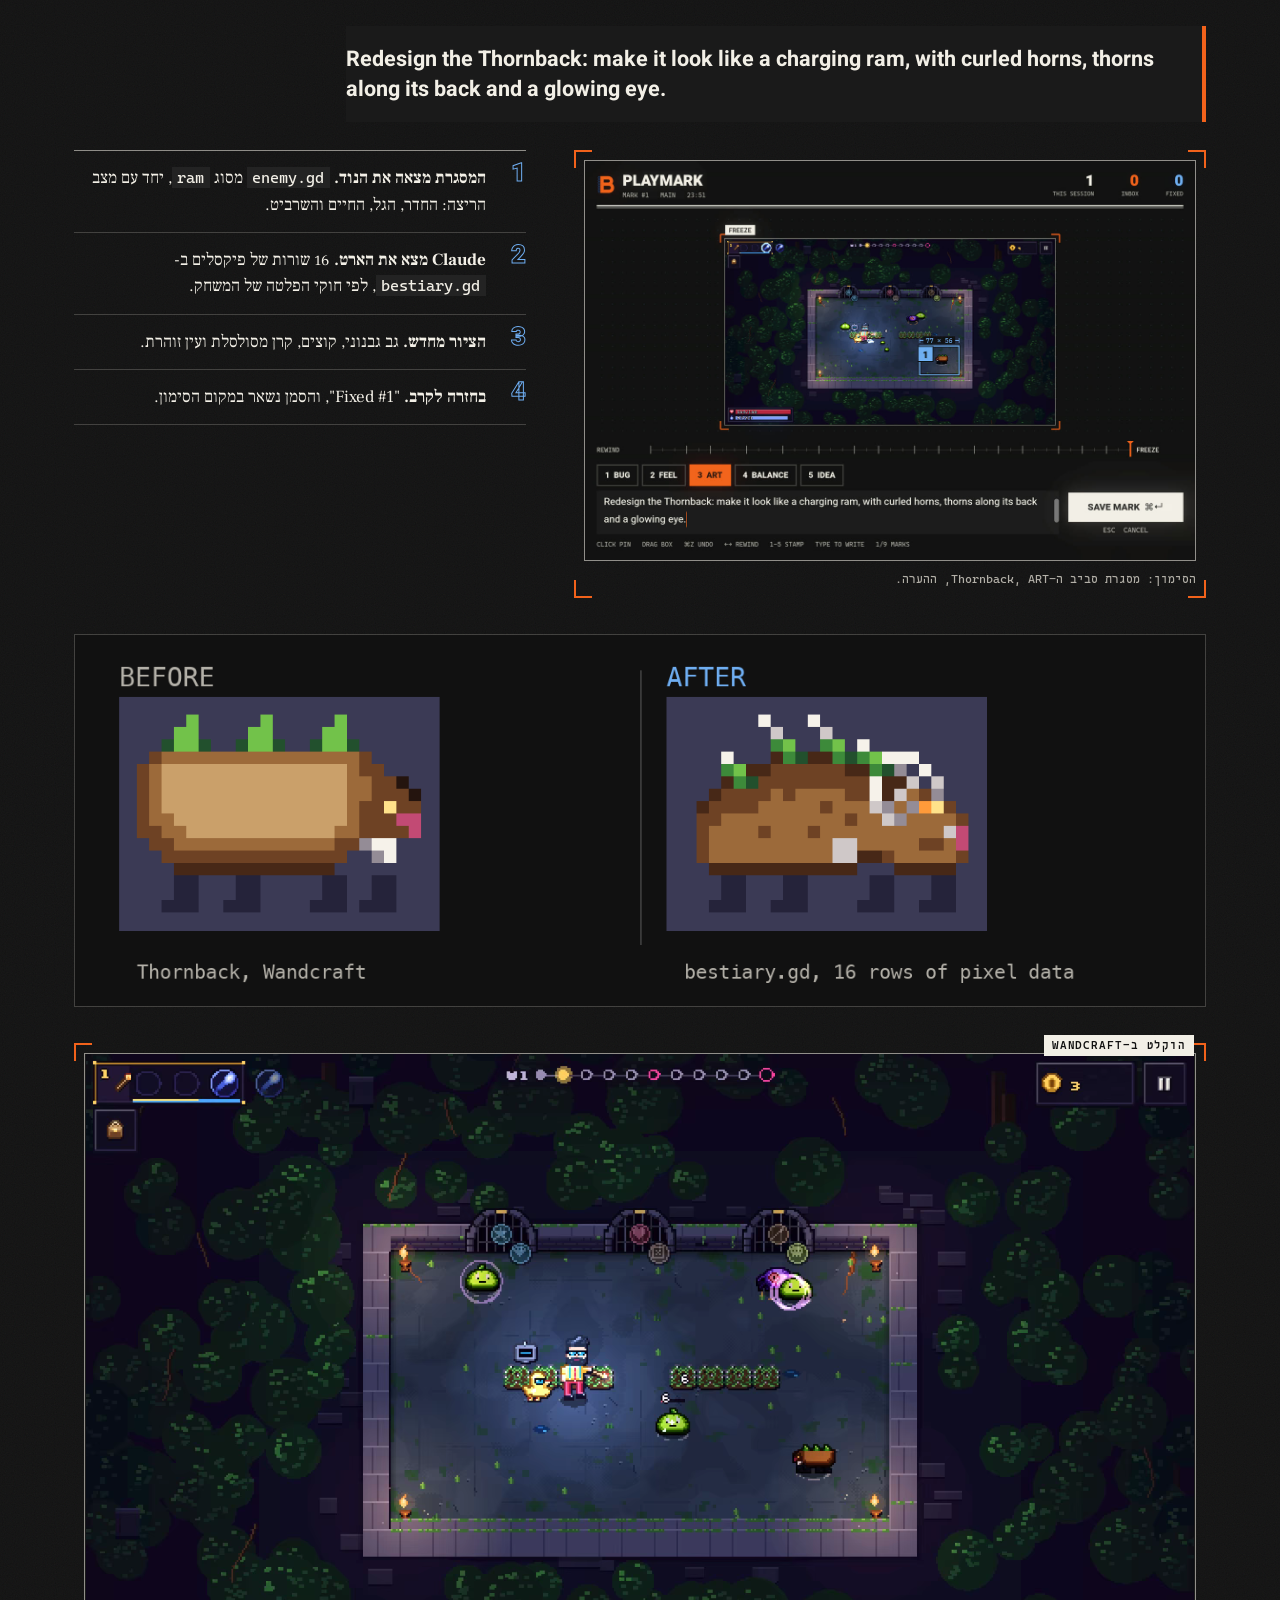
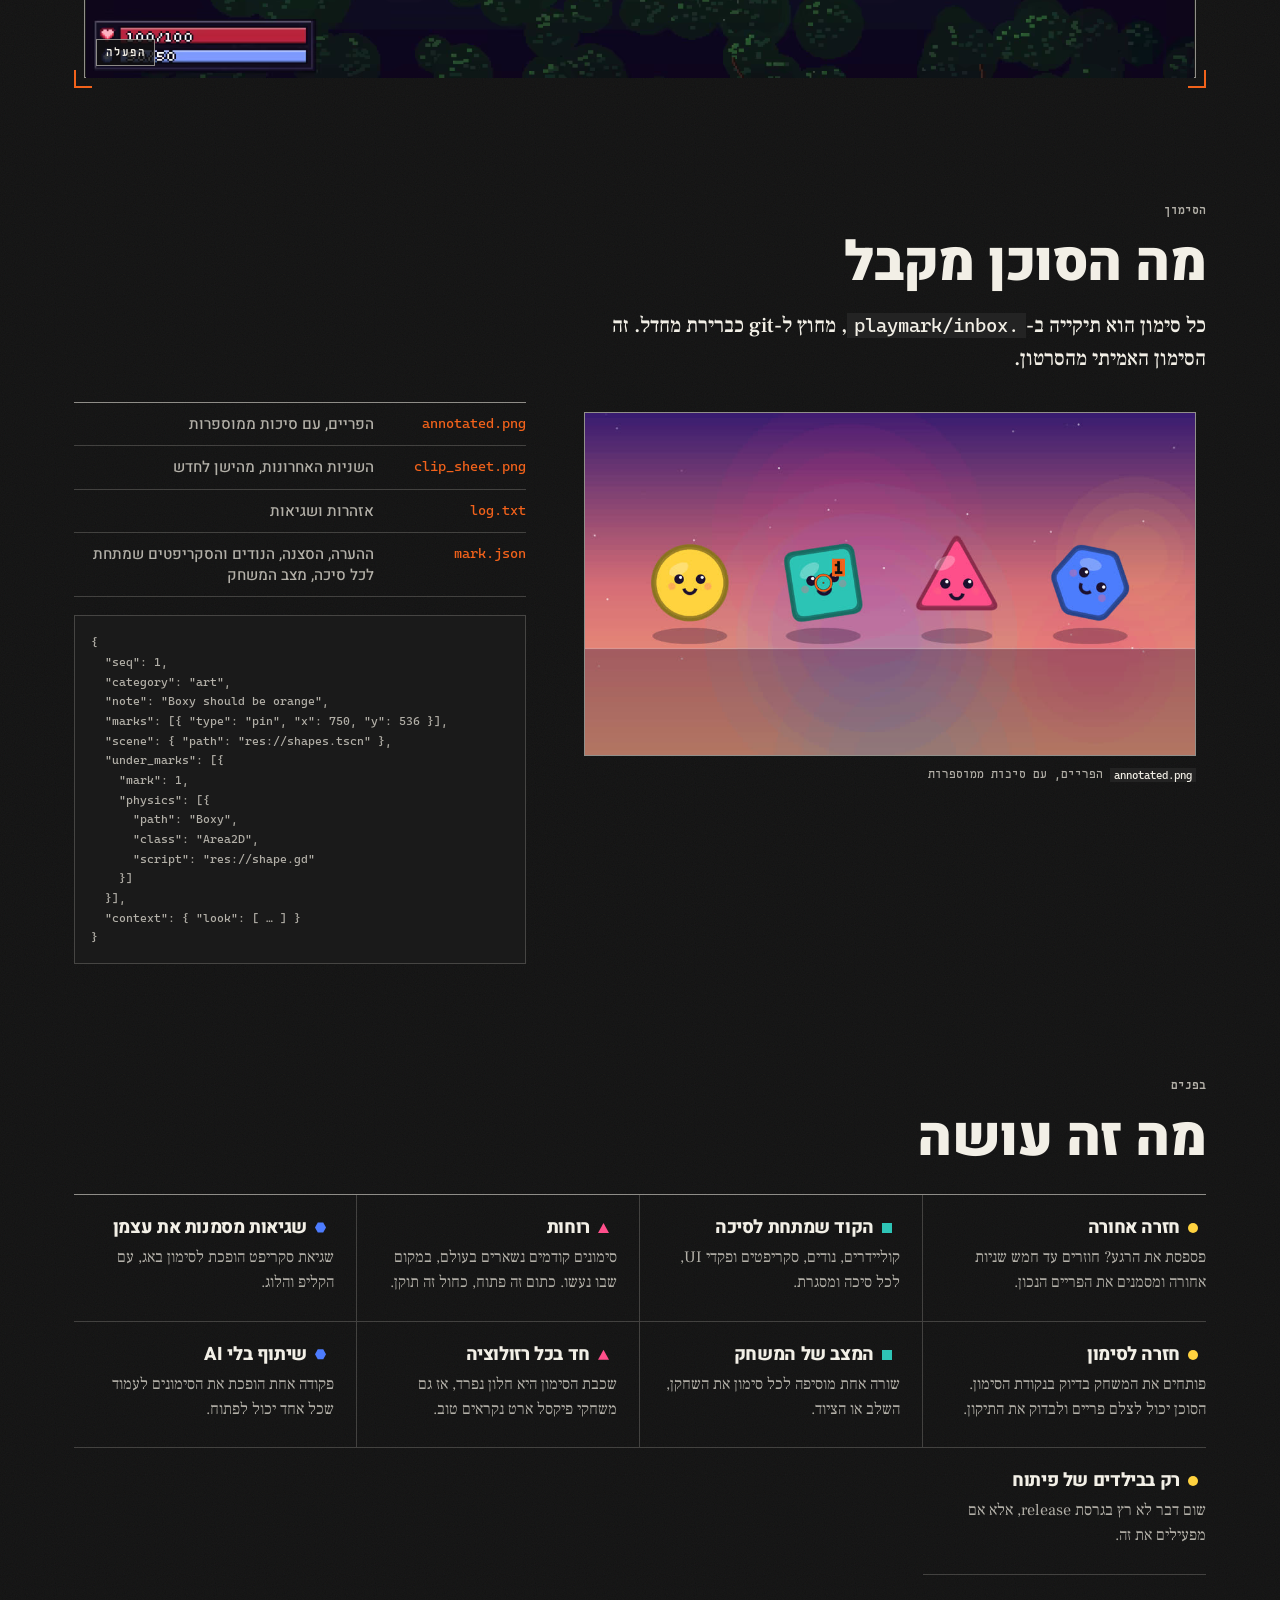
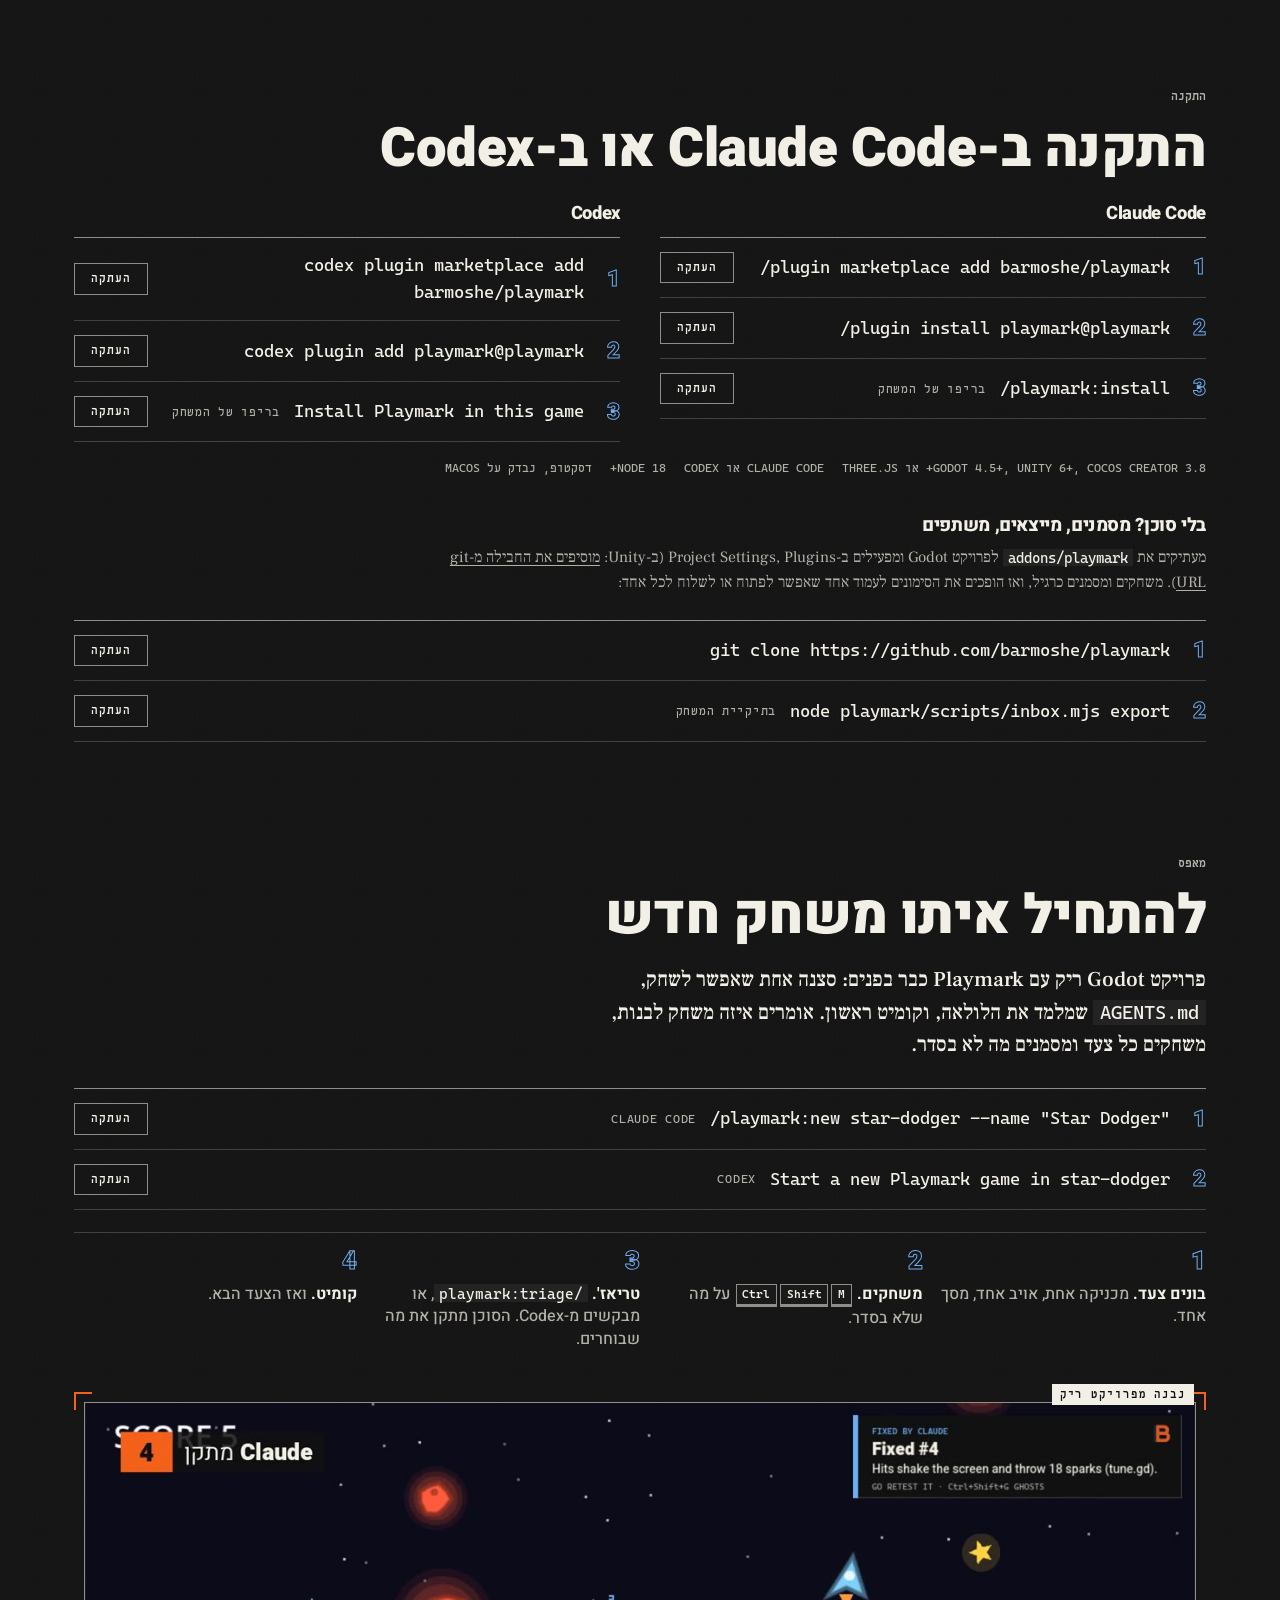
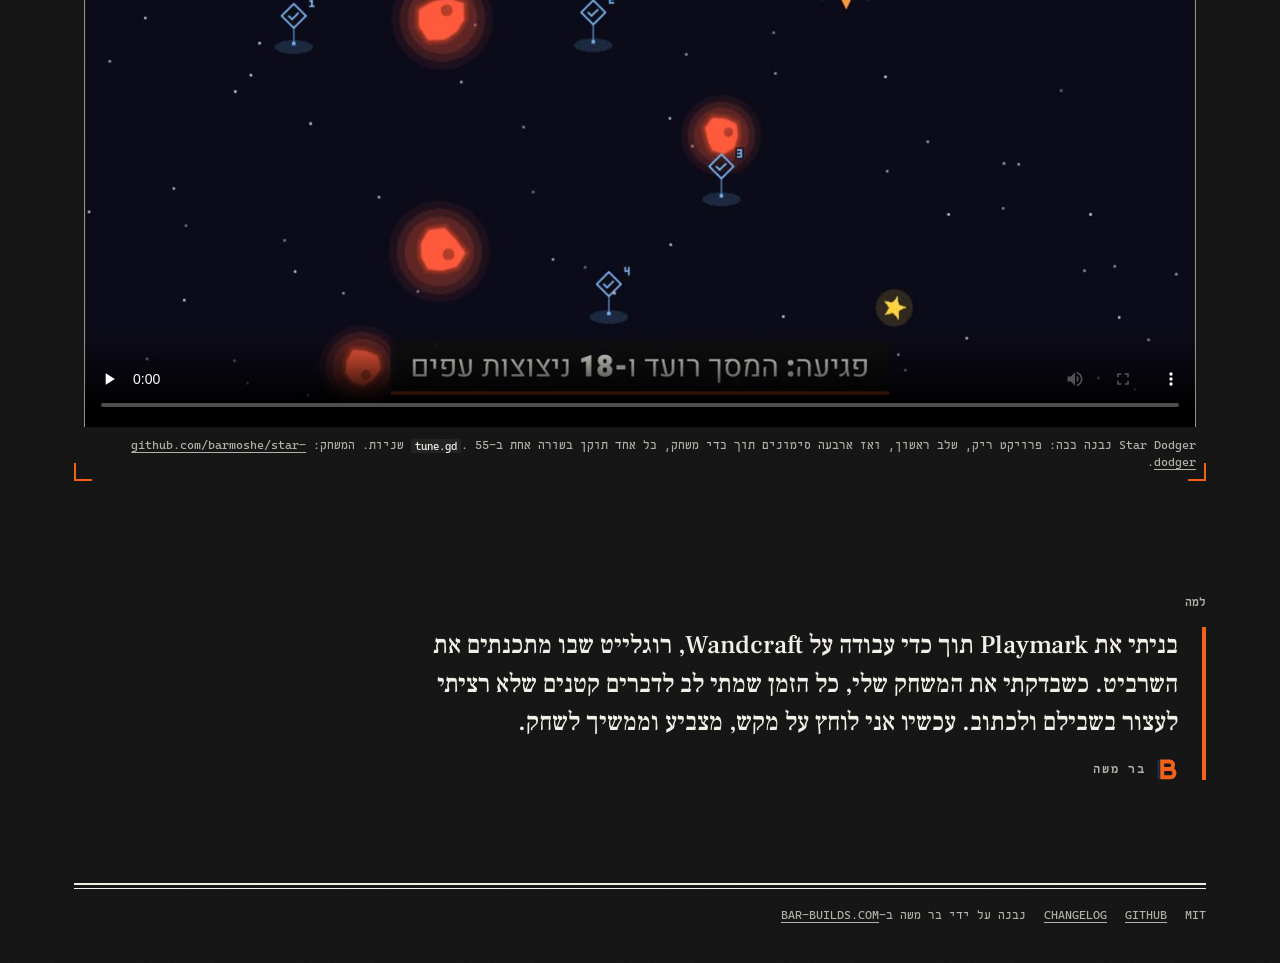
<file: he/index.html>
<!DOCTYPE html>
<html lang="he" dir="rtl">
<head>
  <meta charset="utf-8">
  <meta name="viewport" content="width=device-width, initial-scale=1">
  <title>Playmark: מסמנים תוך כדי משחק, הסוכן מתקן</title>
  <meta name="description" content="ל-Godot, Unity, Cocos Creator ו-three.js, עם פלאגין ל-Claude Code ול-Codex. לוחצים Ctrl+Shift+M במשחק שרץ, מסמנים מה לא בסדר וכותבים שורה. הסוכן מקבל את הפריים, את חמש השניות האחרונות, את הלוג ואת הקוד שמתחת לסימון, ומתקן.">
  <link rel="canonical" href="https://playmark.bar-builds.com/he">
  <link rel="alternate" hreflang="en" href="https://playmark.bar-builds.com/">
  <link rel="alternate" hreflang="he" href="https://playmark.bar-builds.com/he">
  <link rel="alternate" hreflang="x-default" href="https://playmark.bar-builds.com/">
  <meta name="theme-color" content="#111111">
  <link rel="icon" href="/favicon.svg" type="image/svg+xml">
  <link rel="apple-touch-icon" href="/media/icon-512.png">
  <meta property="og:type" content="website">
  <meta property="og:locale" content="he_IL">
  <meta property="og:url" content="https://playmark.bar-builds.com/he">
  <meta property="og:title" content="Playmark: מסמנים תוך כדי משחק, הסוכן מתקן">
  <meta property="og:description" content="פידבק מתוך משחק Godot, Unity, Cocos Creator או three.js, ל-Claude Code ול-Codex. מקפיאים את הפריים, מסמנים, כותבים שורה. הסוכן מתקן, והמשחק מודיע.">
  <meta property="og:image" content="https://playmark.bar-builds.com/media/og.png">
  <meta name="twitter:card" content="summary_large_image">
  <link rel="preload" href="/fonts/heebo-hebrew.woff2" as="font" type="font/woff2" crossorigin>
  <link rel="stylesheet" href="/styles.css">
</head>
<body>
<a class="skip" href="#main">דילוג לתוכן</a>

<header class="masthead">
  <div class="wrap masthead-row">
    <a class="brand" href="#top" aria-label="Playmark, לראש העמוד">
      <img src="/favicon.svg" width="34" height="34" alt="">
      <span>Playmark</span>
    </a>
    <nav aria-label="חלקי העמוד">
      <a href="#how">איך זה עובד</a>
      <a href="#try">לנסות</a>
      <a href="#install">התקנה</a>
      <a class="gh" href="https://github.com/barmoshe/playmark">GitHub <span class="stars" data-stars hidden></span></a>
    </nav>
    <div class="lang-toggle" role="group" aria-label="שפה">
      <a href="/" hreflang="en" lang="en" data-lang="en">EN</a>
      <a href="/he" hreflang="he" lang="he" data-lang="he" aria-current="page">עב</a>
    </div>
  </div>
  <div class="wrap"><div class="double-rule" aria-hidden="true"></div></div>
</header>

<main id="main" tabindex="-1">

  <section class="hero wrap" id="top">
    <div class="hero-grid">
      <div class="hero-copy">
        <p class="kicker">Godot · Unity · Cocos · three.js · Claude Code · Codex</p>
        <h1>מסמנים תוך כדי משחק. הסוכן מתקן.</h1>
        <div class="cast" aria-hidden="true">
          <span class="toy sun"></span><span class="toy box"></span><span class="toy peak"></span><span class="toy nut"></span>
        </div>
        <p class="deck">לוחצים
          <span class="keys" dir="ltr"><kbd>Ctrl</kbd><kbd>Shift</kbd><kbd>M</kbd></span>
          במשחק שרץ (Godot, Unity, Cocos Creator או three.js), מסמנים מה לא בסדר וכותבים שורה. Claude Code או Codex מקבלים את הפריים, את חמש השניות האחרונות, את הלוג ואת הקוד שמתחת לסימון.</p>
        <div class="ctas">
          <a class="btn primary" href="#try">לנסות כאן</a>
          <a class="btn" href="#install">התקנה <span aria-hidden="true">←</span></a>
        </div>
        <p class="meta"><span data-version>v0.3.0</span><span>Godot 4.5+</span><span>Unity 6 בטא</span><span>MIT</span><a href="https://github.com/barmoshe/playmark/blob/main/CHANGELOG.md">Changelog</a></p>
      </div>
      <figure class="frame hero-video">
        <span class="tag">הוקלט ב-Godot</span>
        <video id="hero-video" autoplay muted loop playsinline preload="metadata" poster="/media/poster.jpg" aria-describedby="hero-video-desc">
          <source src="/media/hero.webm" type="video/webm">
          <source src="/media/hero.mp4" type="video/mp4">
        </video>
        <p class="sr-only" id="hero-video-desc">Playmark בסצנת צעצוע ב-Godot: סימון על הריבוע הטורקיז, ההערה "Boxy should be orange", שמירה; אחר כך הריבוע הופך לכתום והודעה אומרת Fixed #1.</p>
        <button class="video-toggle" type="button" data-video-toggle aria-pressed="false">השהיה</button>
        <i class="crop tl"></i><i class="crop tr"></i><i class="crop bl"></i><i class="crop br"></i>
      </figure>
    </div>
  </section>

  <section class="how wrap" id="how" aria-labelledby="how-title">
    <h2 id="how-title" class="kicker section-kicker">איך זה עובד</h2>
    <ol class="steps">
      <li>
        <span class="num" aria-hidden="true">01</span>
        <h3>משחקים</h3>
        <p>Playmark שומר את חמש השניות האחרונות בזמן המשחק.</p>
      </li>
      <li>
        <span class="num" aria-hidden="true">02</span>
        <h3>מסמנים</h3>
        <p><span dir="ltr"><kbd>Ctrl</kbd><kbd>Shift</kbd><kbd>M</kbd></span> מקפיא את הפריים. קליק לסיכה, גרירה למסגרת, 1 עד 5 לקטגוריה, ואז הערה.</p>
      </li>
      <li>
        <span class="num" aria-hidden="true">03</span>
        <h3>הסוכן מתקן</h3>
        <p>ב-Claude Code הפרומפט הבא מזכיר את הסימון, וב-Codex מבקשים טריאז'. הסוכן מוצא את הקוד שמתחת לסיכה ומציע תיקון, ובוחרים מה לתקן.</p>
      </li>
      <li>
        <span class="num" aria-hidden="true">04</span>
        <h3>בודקים שוב</h3>
        <p>המשחק מראה "Fixed #3" ומשאיר סמן במקום הסימון.</p>
      </li>
    </ol>
  </section>

  <section class="try" id="try" aria-labelledby="try-title">
    <div class="wrap">
      <p class="kicker">לנסות</p>
      <h2 id="try-title">סימון אחד, תיקון אחד.</h2>
      <p class="deck narrow">הרצה מודרכת על סצנת צעצוע, אותו תהליך כמו ב-Godot. בוחרים שינוי, חמישה צעדים.</p>
      <div class="scenarios" role="group" aria-label="בחירת שינוי">
        <button type="button" data-scenario="color" aria-selected="true"><span class="sw sw-box" aria-hidden="true"></span>צבע <small>Boxy נהיה כתום</small></button>
        <button type="button" data-scenario="shape" aria-selected="false"><span class="sw sw-peak" aria-hidden="true"></span>צורה <small>Pointy הופך לכוכב</small></button>
        <button type="button" data-scenario="motion" aria-selected="false"><span class="sw sw-nut" aria-hidden="true"></span>תנועה <small>Nutty לומד לקפוץ</small></button>
      </div>

      <div class="demo" data-demo>
        <div class="demo-bar">
          <ol class="pips">
            <li data-pip="0">הקפאה</li><li data-pip="1">סיכה</li><li data-pip="2">חותמת</li><li data-pip="3">שמירה</li><li data-pip="4">Claude</li>
          </ol>
          <button class="btn small" type="button" data-restart>מההתחלה <kbd>Esc</kbd></button>
        </div>

        <div class="demo-grid">
          <div class="stage-wrap">
            <div class="stage" data-stage>
              <canvas data-canvas width="960" height="540" aria-label="סצנת צעצוע: ארבע צורות עם פרצופים שזזות במקום. משמאל: Sunny העיגול הצהוב, Boxy הריבוע הטורקיז, Pointy המשולש הוורוד, Nutty המשושה הכחול." role="img"></canvas>
              <div class="flash" data-flash></div>
              <div class="freeze-tag" data-freeze-tag>Freeze</div>
              <div class="stamp" data-stamp><strong>Marked #1</strong><span data-stamp-sub>Art</span></div>
              <div class="toast" data-toast role="status">
                <span class="toast-kicker">Fixed by Claude</span>
                <strong data-toast-title>Fixed #1</strong>
                <span data-toast-body>Boxy: #2EC4B6 → #FF8A1F in look.gd</span>
              </div>
              <div class="coach" data-coach aria-hidden="true"></div>
            </div>
            <div class="deck-row" data-deck>
              <div class="chips" role="group" aria-label="קטגוריה">
                <button type="button" data-cat="0" disabled><kbd>1</kbd> Bug</button>
                <button type="button" data-cat="1" disabled><kbd>2</kbd> Feel</button>
                <button type="button" data-cat="2" disabled><kbd>3</kbd> Art</button>
                <button type="button" data-cat="3" disabled><kbd>4</kbd> Balance</button>
                <button type="button" data-cat="4" disabled><kbd>5</kbd> Idea</button>
              </div>
              <div class="note" data-note aria-live="polite"><span class="placeholder">מה לא בסדר?</span></div>
              <button class="btn primary save" type="button" data-save disabled>Save mark <kbd>↵</kbd></button>
            </div>
          </div>

          <aside class="side">
            <p class="step-now" data-step-text aria-live="polite">לוחצים <kbd>M</kbd> או הקפאה כדי לעצור את הפריים.</p>
            <button class="btn primary" type="button" data-freeze>הקפאה <kbd>M</kbd></button>
            <div class="term" data-term role="log" aria-live="polite" aria-label="Claude Code">
              <div class="term-head"><span>Claude Code</span><span>~/shapes</span></div>
              <div class="term-body" data-term-body></div>
            </div>
          </aside>
        </div>
      </div>
    </div>
  </section>

  <!-- Watch it -->
  <section class="watch wrap" id="watch" aria-labelledby="watch-title">
    <p class="kicker">עם סאונד</p>
    <h2 id="watch-title">לראות את זה</h2>
    <p class="deck narrow">שני סרטונים קצרים, מוקלטים בתוך המשחק. השני הוא ה-Thornback מ-Wandcraft, למטה.</p>
    <div class="watch-grid">
      <figure class="frame watch-video">
        <video controls playsinline preload="none" width="1920" height="1080" poster="/media/watch-color-he-poster.jpg" aria-describedby="watch-1-desc">
          <source src="/media/watch-color-he.mp4" type="video/mp4">
        </video>
        <p class="sr-only" id="watch-1-desc">סרטון: סיכה על Boxy בחלון של Playmark עם ההערה, ואז Claude משנה שורה אחת ו-Boxy נהיה כתום</p>
        <i class="crop tl"></i><i class="crop tr"></i><i class="crop bl"></i><i class="crop br"></i>
        <figcaption>סיכה על Boxy, הערה, שורת קוד אחת. 16 שניות.</figcaption>
      </figure>
      <figure class="frame watch-video">
        <video controls playsinline preload="none" width="1920" height="1080" poster="/media/watch-thornback-he-poster.jpg" aria-describedby="watch-2-desc">
          <source src="/media/watch-thornback-he.mp4" type="video/mp4">
        </video>
        <p class="sr-only" id="watch-2-desc">סרטון: קופסה סביב ה-Thornback בקרב ב-Wandcraft עם בקשה לאיל מסתער, ואז ה-Thornback המצויר מחדש ולפני ואחרי</p>
        <i class="crop tl"></i><i class="crop tr"></i><i class="crop bl"></i><i class="crop br"></i>
        <figcaption>עיצוב מחדש של ה-Thornback ב-Wandcraft: הסימון, הציור מחדש, לפני ואחרי. 23 שניות.</figcaption>
      </figure>
    </div>
  </section>

  <section class="real wrap" aria-labelledby="real-title">
    <p class="kicker">במשחק אמיתי</p>
    <h2 id="real-title">עיצוב מחדש של אויב ב-Wandcraft</h2>
    <p class="deck narrow">Wandcraft הוא רוגלייט בפיקסל ארט. ה-Thornback שלו, אויב שמסתער עליך, נראה כמו כיכר לחם. סימון אחד, באמצע קרב:</p>
    <blockquote class="prompt" dir="ltr">Redesign the Thornback: make it look like a charging ram, with curled horns, thorns along its back and a glowing eye.</blockquote>
    <div class="real-grid">
      <figure class="frame">
        <img src="/media/thornback-mark.jpg" width="1280" height="837" loading="lazy" alt="שכבת Playmark מעל קרב ב-Wandcraft: מסגרת כחולה סביב ה-Thornback, חותמת ART וההערה">
        <i class="crop tl"></i><i class="crop tr"></i><i class="crop bl"></i><i class="crop br"></i>
        <figcaption>הסימון: מסגרת סביב ה-Thornback, ART, ההערה.</figcaption>
      </figure>
      <ol class="real-steps">
        <li><strong>המסגרת מצאה את הנוד.</strong> <code>enemy.gd</code> מסוג <code>ram</code>, יחד עם מצב הריצה: החדר, הגל, החיים והשרביט.</li>
        <li><strong>Claude מצא את הארט.</strong> 16 שורות של פיקסלים ב-<code>bestiary.gd</code>, לפי חוקי הפלטה של המשחק.</li>
        <li><strong>הציור מחדש.</strong> גב גבנוני, קוצים, קרן מסולסלת ועין זוהרת.</li>
        <li><strong>בחזרה לקרב.</strong> "Fixed #1", והסמן נשאר במקום הסימון.</li>
      </ol>
    </div>
    <figure class="before-after">
      <img src="/media/thornback-before-after.png" width="1280" height="420" loading="lazy" alt="לפני: כיכר חומה שטוחה עם שלושה עלים ירוקים. אחרי: חיה גבנונית עם קוצים בהירים, קרן מסולסלת, עין כתומה זוהרת וחזה צמרי.">
    </figure>
    <figure class="frame real-video">
      <span class="tag">הוקלט ב-Wandcraft</span>
      <video muted loop playsinline preload="none" poster="/media/thornback-poster.jpg" data-lazy-video aria-describedby="thornback-video-desc">
        <source src="/media/thornback.webm" type="video/webm">
        <source src="/media/thornback.mp4" type="video/mp4">
      </video>
      <p class="sr-only" id="thornback-video-desc">הקרב אחרי התיקון: ה-Thornback החדש מסתער והודעה אומרת Fixed #1.</p>
      <button class="video-toggle" type="button" data-lazy-toggle aria-pressed="true">הפעלה</button>
      <i class="crop tl"></i><i class="crop tr"></i><i class="crop bl"></i><i class="crop br"></i>
    </figure>
  </section>

  <section class="gets wrap" aria-labelledby="gets-title">
    <p class="kicker">הסימון</p>
    <h2 id="gets-title">מה הסוכן מקבל</h2>
    <p class="deck narrow">כל סימון הוא תיקייה ב-<code>.playmark/inbox</code>, מחוץ ל-git כברירת מחדל. זה הסימון האמיתי מהסרטון.</p>
    <div class="gets-grid">
      <figure class="frame">
        <img src="/media/annotated.jpg" width="960" height="540" loading="lazy" alt="annotated.png: הפריים הקפוא של ארבע הצורות עם סיכה מספר 1 על הריבוע הטורקיז">
        <figcaption><code>annotated.png</code> הפריים, עם סיכות ממוספרות</figcaption>
      </figure>
      <div class="files">
        <ul class="tree">
          <li><code>annotated.png</code><span>הפריים, עם סיכות ממוספרות</span></li>
          <li><code>clip_sheet.png</code><span>השניות האחרונות, מהישן לחדש</span></li>
          <li><code>log.txt</code><span>אזהרות ושגיאות</span></li>
          <li><code>mark.json</code><span>ההערה, הסצנה, הנודים והסקריפטים שמתחת לכל סיכה, מצב המשחק</span></li>
        </ul>
<pre class="json" tabindex="0" dir="ltr"><code>{
  "seq": 1,
  "category": "art",
  "note": "Boxy should be orange",
  "marks": [{ "type": "pin", "x": 750, "y": 536 }],
  "scene": { "path": "res://shapes.tscn" },
  "under_marks": [{
    "mark": 1,
    "physics": [{
      "path": "Boxy",
      "class": "Area2D",
      "script": "res://shape.gd"
    }]
  }],
  "context": { "look": [ … ] }
}</code></pre>
      </div>
    </div>
  </section>

  <section class="features wrap" aria-labelledby="features-title">
    <p class="kicker">בפנים</p>
    <h2 id="features-title">מה זה עושה</h2>
    <ul class="feature-grid">
      <li><h3>חזרה אחורה</h3><p>פספסת את הרגע? חוזרים עד חמש שניות אחורה ומסמנים את הפריים הנכון.</p></li>
      <li><h3>הקוד שמתחת לסיכה</h3><p>קוליידרים, נודים, סקריפטים ופקדי UI, לכל סיכה ומסגרת.</p></li>
      <li><h3>רוחות</h3><p>סימונים קודמים נשארים בעולם, במקום שבו נעשו. כתום זה פתוח, כחול זה תוקן.</p></li>
      <li><h3>שגיאות מסמנות את עצמן</h3><p>שגיאת סקריפט הופכת לסימון באג, עם הקליפ והלוג.</p></li>
      <li><h3>חזרה לסימון</h3><p>פותחים את המשחק בדיוק בנקודת הסימון. הסוכן יכול לצלם פריים ולבדוק את התיקון.</p></li>
      <li><h3>המצב של המשחק</h3><p>שורה אחת מוסיפה לכל סימון את השחקן, השלב או הציוד.</p></li>
      <li><h3>חד בכל רזולוציה</h3><p>שכבת הסימון היא חלון נפרד, אז גם משחקי פיקסל ארט נקראים טוב.</p></li>
      <li><h3>שיתוף בלי AI</h3><p>פקודה אחת הופכת את הסימונים לעמוד שכל אחד יכול לפתוח.</p></li>
      <li><h3>רק בבילדים של פיתוח</h3><p>שום דבר לא רץ בגרסת release, אלא אם מפעילים את זה.</p></li>
    </ul>
  </section>

  <section class="install wrap" id="install" aria-labelledby="install-title">
    <p class="kicker">התקנה</p>
    <h2 id="install-title">התקנה ב-Claude Code או ב-Codex</h2>
    <div class="install-cols">
      <div>
        <h3>Claude Code</h3>
        <ol class="cmds">
          <li><code data-cmd>/plugin marketplace add barmoshe/playmark</code><button type="button" class="copy" data-copy>העתקה</button></li>
          <li><code data-cmd>/plugin install playmark@playmark</code><button type="button" class="copy" data-copy>העתקה</button></li>
          <li><code data-cmd>/playmark:install</code><span class="where">בריפו של המשחק</span><button type="button" class="copy" data-copy>העתקה</button></li>
        </ol>
      </div>
      <div>
        <h3>Codex</h3>
        <ol class="cmds">
          <li><code data-cmd>codex plugin marketplace add barmoshe/playmark</code><button type="button" class="copy" data-copy>העתקה</button></li>
          <li><code data-cmd>codex plugin add playmark@playmark</code><button type="button" class="copy" data-copy>העתקה</button></li>
          <li><code data-cmd>Install Playmark in this game</code><span class="where">בריפו של המשחק</span><button type="button" class="copy" data-copy>העתקה</button></li>
        </ol>
      </div>
    </div>
    <p class="meta reqs"><span>Godot 4.5+, Unity 6+, Cocos Creator 3.8+ או three.js</span><span>Claude Code או Codex</span><span>Node 18+</span><span>דסקטופ, נבדק על macOS</span></p>
    <h3 class="noagent-title">בלי סוכן? מסמנים, מייצאים, משתפים</h3>
    <p class="small-print">מעתיקים את <code>addons/playmark</code> לפרויקט Godot ומפעילים ב-Project Settings, Plugins (ב-Unity: <a href="https://github.com/barmoshe/playmark/blob/main/unity/README.md#install">מוסיפים את החבילה מ-git URL</a>). משחקים ומסמנים כרגיל, ואז הופכים את הסימונים לעמוד אחד שאפשר לפתוח או לשלוח לכל אחד:</p>
    <ol class="cmds">
      <li><code data-cmd>git clone https://github.com/barmoshe/playmark</code><button type="button" class="copy" data-copy>העתקה</button></li>
      <li><code data-cmd>node playmark/scripts/inbox.mjs export</code><span class="where">בתיקיית המשחק</span><button type="button" class="copy" data-copy>העתקה</button></li>
    </ol>
  </section>

  <section class="newgame wrap" id="new" aria-labelledby="new-title">
    <p class="kicker">מאפס</p>
    <h2 id="new-title">להתחיל איתו משחק חדש</h2>
    <p class="deck narrow">פרויקט Godot ריק עם Playmark כבר בפנים: סצנה אחת שאפשר לשחק, <code>AGENTS.md</code> שמלמד את הלולאה, וקומיט ראשון. אומרים איזה משחק לבנות, משחקים כל צעד ומסמנים מה לא בסדר.</p>
    <ol class="cmds">
      <li><code data-cmd>/playmark:new star-dodger --name "Star Dodger"</code><span class="where">Claude Code</span><button type="button" class="copy" data-copy>העתקה</button></li>
      <li><code data-cmd>Start a new Playmark game in star-dodger</code><span class="where">Codex</span><button type="button" class="copy" data-copy>העתקה</button></li>
    </ol>
    <ol class="loop-steps">
      <li><strong>בונים צעד.</strong> מכניקה אחת, אויב אחד, מסך אחד.</li>
      <li><strong>משחקים.</strong> <span dir="ltr"><kbd>Ctrl</kbd><kbd>Shift</kbd><kbd>M</kbd></span> על מה שלא בסדר.</li>
      <li><strong>טריאז'.</strong> <code>/playmark:triage</code>, או מבקשים מ-Codex. הסוכן מתקן את מה שבוחרים.</li>
      <li><strong>קומיט.</strong> ואז הצעד הבא.</li>
    </ol>
    <figure class="frame newgame-video">
      <span class="tag">נבנה מפרויקט ריק</span>
      <video controls playsinline preload="none" width="1920" height="1080" poster="/media/star-dodger-he-poster.jpg" aria-describedby="star-dodger-desc">
        <source src="/media/star-dodger-he.mp4" type="video/mp4">
      </video>
      <p class="sr-only" id="star-dodger-desc">סרטון: פרויקט Godot ריק, Star Dodger הראשון שאפשר לשחק, ואז ארבעה סימונים (מטאוריטים אדומים, חללית שמחליקה, מטאוריטים שמאיצים עם הניקוד, רעידה וניצוצות בפגיעה), כל אחד עם התיקון שלו</p>
      <i class="crop tl"></i><i class="crop tr"></i><i class="crop bl"></i><i class="crop br"></i>
      <figcaption>Star Dodger נבנה ככה: פרויקט ריק, שלב ראשון, ואז ארבעה סימונים תוך כדי משחק, כל אחד תוקן בשורה אחת ב-<code>tune.gd</code>. 55 שניות. המשחק: <a href="https://github.com/barmoshe/star-dodger">github.com/barmoshe/star-dodger</a>.</figcaption>
    </figure>
  </section>

  <section class="why wrap" aria-labelledby="why-title">
    <h2 id="why-title" class="kicker">למה</h2>
    <blockquote>
      <p>בניתי את Playmark תוך כדי עבודה על Wandcraft, רוגלייט שבו מתכנתים את השרביט. כשבדקתי את המשחק שלי, כל הזמן שמתי לב לדברים קטנים שלא רציתי לעצור בשבילם ולכתוב. עכשיו אני לוחץ על מקש, מצביע וממשיך לשחק.</p>
      <footer><img src="/media/b-mark.svg" width="22" height="22" alt=""> בר משה</footer>
    </blockquote>
  </section>
</main>

<footer class="site-footer wrap">
  <div class="double-rule" aria-hidden="true"></div>
  <p class="meta">
    <span>MIT</span>
    <a href="https://github.com/barmoshe/playmark">GitHub</a>
    <a href="https://github.com/barmoshe/playmark/blob/main/CHANGELOG.md">Changelog</a>
    <span>נבנה על ידי בר משה ב-<a href="https://bar-builds.com">bar-builds.com</a></span>
  </p>
</footer>

<script src="/site.js" defer></script>
<script src="/demo.js" defer></script>
</body>
</html>
</file>
<file: styles.css>
/* Playmark site. Bar Builds newsprint, dark plate: paper on ink, blueprint blue and print
   orange, square corners and rules. The toy shapes bring the color. */

@font-face { font-family: "Heebo"; src: url(/fonts/heebo-latin.woff2) format("woff2"); font-weight: 100 900; font-display: swap; unicode-range: U+0000-00FF, U+0131, U+0152-0153, U+02BB-02BC, U+02C6, U+02DA, U+02DC, U+2000-206F, U+20AC, U+2122, U+2190-21FF, U+2212, U+FEFF; }
@font-face { font-family: "Heebo"; src: url(/fonts/heebo-hebrew.woff2) format("woff2"); font-weight: 100 900; font-display: swap; unicode-range: U+0307-0308, U+0590-05FF, U+200C-2010, U+20AA, U+25CC, U+FB1D-FB4F; }
@font-face { font-family: "Frank Ruhl Libre"; src: url(/fonts/frank-hebrew.woff2) format("woff2"); font-weight: 300 900; font-display: swap; unicode-range: U+0307-0308, U+0590-05FF, U+200C-2010, U+20AA, U+25CC, U+FB1D-FB4F; }
@font-face { font-family: "Frank Ruhl Libre"; src: url(/fonts/frank-latin.woff2) format("woff2"); font-weight: 300 900; font-display: swap; }
@font-face { font-family: "Cascadia Mono"; src: url(/fonts/cascadia-mono-400.woff2) format("woff2"); font-weight: 400; font-display: swap; }
@font-face { font-family: "Cascadia Mono"; src: url(/fonts/cascadia-mono-600.woff2) format("woff2"); font-weight: 600; font-display: swap; }

:root {
  --ink: #111111;
  --ink-2: #1a1a1a;
  --ink-3: #232323;
  --paper: #f2efe6;
  --paper-2: #b3b0a8;
  --rule: rgb(242 239 230 / 0.2);
  --rule-strong: rgb(242 239 230 / 0.55);
  --blue: #6faef2;
  --orange: #f2621b;
  --sun: #ffd23f;
  --teal: #2ec4b6;
  --pink: #ff4f8b;
  --nut: #4d7cfe;
  --display: "Heebo", "Helvetica Neue", Arial, sans-serif;
  --body: "Frank Ruhl Libre", Georgia, serif;
  --mono: "Cascadia Mono", "SF Mono", Menlo, Consolas, monospace;
  --wrap: 1180px;
  color-scheme: dark;
}

*, *::before, *::after { box-sizing: border-box; }
html { scroll-behavior: smooth; -webkit-text-size-adjust: 100%; }
@media (prefers-reduced-motion: reduce) { html { scroll-behavior: auto; } }

body {
  margin: 0;
  background: var(--ink);
  color: var(--paper);
  font: 400 1.0625rem/1.55 var(--body);
  -webkit-font-smoothing: antialiased;
  /* One texture: a faint grain. */
  background-image: url("data:image/svg+xml,%3Csvg xmlns='http://www.w3.org/2000/svg' width='160' height='160'%3E%3Cfilter id='n'%3E%3CfeTurbulence type='fractalNoise' baseFrequency='.9' numOctaves='2' stitchTiles='stitch'/%3E%3C/filter%3E%3Crect width='100%25' height='100%25' filter='url(%23n)' opacity='.05'/%3E%3C/svg%3E");
}

img, video, canvas { max-width: 100%; display: block; }
a { color: inherit; text-underline-offset: 3px; }
code, kbd, pre { font-family: var(--mono); }
code { font-size: 0.92em; color: var(--paper); background: var(--ink-3); padding: 0.05em 0.35em; }
:focus-visible { outline: 2px solid var(--orange); outline-offset: 3px; }

.wrap { max-width: var(--wrap); margin-inline: auto; padding: 0 24px; }
@media (max-width: 600px) { .wrap { padding: 0 16px; } }

.skip { position: absolute; inset-inline-start: 8px; top: 8px; transform: translateY(-300%); background: var(--paper); color: var(--ink); padding: 8px 12px; font: 600 14px var(--mono); z-index: 10; }
.skip:focus { transform: none; }
main:focus { outline: none; }

/* Type */
.kicker {
  font: 600 0.75rem/1 var(--mono);
  letter-spacing: 0.08em;
  text-transform: uppercase;
  color: var(--paper-2);
  margin: 0 0 18px;
}
h1, h2, h3 { font-family: var(--display); font-weight: 900; letter-spacing: -0.035em; line-height: 0.98; margin: 0; }
h1 { font-size: clamp(2.5rem, 4.3vw, 4rem); text-wrap: balance; }
h2 { font-size: clamp(2.1rem, 4.6vw, 3.4rem); margin-bottom: 18px; }
h3 { font-size: 1.35rem; letter-spacing: -0.02em; font-weight: 800; }
.deck { font: 500 clamp(1.12rem, 1.9vw, 1.32rem)/1.55 var(--body); color: var(--paper); margin: 0 0 26px; }
.narrow { max-width: 640px; }
.meta { display: flex; flex-wrap: wrap; gap: 6px 18px; font: 400 0.75rem/1.4 var(--mono); letter-spacing: 0.06em; text-transform: uppercase; color: var(--paper-2); margin: 0; }
.meta a { color: var(--paper-2); }
.meta a:hover { color: var(--paper); }

kbd {
  display: inline-block;
  font: 600 0.78em/1 var(--mono);
  color: var(--paper);
  padding: 0.32em 0.5em 0.3em;
  margin: 0 0.12em;
  border: 1.5px solid var(--rule-strong);
  border-bottom-width: 3px;
  background: var(--ink-2);
  vertical-align: 0.08em;
}

/* Masthead */
.masthead { padding-top: 18px; }
.masthead-row { display: flex; align-items: center; justify-content: space-between; gap: 16px; padding-bottom: 14px; }
.brand { display: flex; align-items: center; gap: 10px; text-decoration: none; font: 900 1.5rem/1 var(--display); letter-spacing: -0.03em; }
nav { display: flex; gap: 22px; font: 400 0.78rem/1 var(--mono); letter-spacing: 0.08em; text-transform: uppercase; }
nav a { text-decoration: none; color: var(--paper-2); }
nav a:hover { color: var(--paper); }
nav .gh { color: var(--paper); }
.stars::before { content: "★ "; color: var(--sun); }
@media (max-width: 720px) { nav a:not(.gh) { display: none; } }
.double-rule { height: 6px; border-top: 2px solid var(--paper); border-bottom: 1px solid var(--paper); }

/* Buttons */
.btn {
  display: inline-flex; align-items: center; gap: 10px;
  font: 800 1rem/1 var(--display); letter-spacing: -0.01em;
  color: var(--paper); background: transparent; text-decoration: none;
  padding: 15px 20px; border: 2px solid var(--rule-strong); cursor: pointer;
}
.btn:hover { border-color: var(--paper); background: rgb(242 239 230 / 0.06); }
.btn.primary { background: var(--paper); color: var(--ink); border-color: var(--paper); }
.btn.primary:hover { background: var(--orange); border-color: var(--orange); }
.btn.primary kbd { color: var(--ink); background: transparent; border-color: rgb(17 17 17 / 0.45); }
.btn.small { padding: 9px 12px; font-size: 0.85rem; }
.btn:disabled { opacity: 0.35; cursor: default; }
.btn:disabled:hover { background: transparent; border-color: var(--rule-strong); }
.btn.primary:disabled:hover { background: var(--paper); border-color: var(--paper); }

/* Hero */
.hero { padding-top: clamp(32px, 4.5vw, 56px); padding-bottom: 24px; position: relative; }
.cast { display: flex; gap: 12px; margin: 22px 0 22px; height: 42px; align-items: end; }
.toy { width: 40px; height: 40px; display: block; position: relative; animation: none; }
.toy::after { content: ""; position: absolute; left: 50%; top: 46%; width: 16px; height: 5px; transform: translateX(-50%); background:
  radial-gradient(circle at 3px 2px, #1d1030 2.4px, transparent 2.6px), radial-gradient(circle at 13px 2px, #1d1030 2.4px, transparent 2.6px); }
.toy.sun { background: var(--sun); border-radius: 50%; box-shadow: inset 0 0 0 3px #a8841c; animation: pulse 1.9s ease-in-out infinite; }
.toy.box { background: var(--teal); box-shadow: inset 0 0 0 3px #1c7c73; border-radius: 6px; animation: wobble 2.4s ease-in-out infinite; }
.toy.peak { background: var(--pink); clip-path: polygon(50% 2%, 98% 96%, 2% 96%); animation: bob 2.6s ease-in-out infinite; }
.toy.peak::after { top: 60%; }
.toy.nut { background: var(--nut); clip-path: polygon(25% 4%, 75% 4%, 100% 50%, 75% 96%, 25% 96%, 0 50%); animation: spin 5s linear infinite; }
@keyframes pulse { 50% { transform: scale(1.08); } }
@keyframes wobble { 0%, 100% { transform: rotate(-10deg); } 50% { transform: rotate(10deg); } }
@keyframes bob { 50% { transform: translateY(-7px); } }
@keyframes spin { to { transform: rotate(360deg); } }

.hero-grid { display: grid; grid-template-columns: 5fr 7fr; gap: clamp(28px, 4vw, 56px); align-items: center; }
@media (max-width: 900px) { .hero-grid { grid-template-columns: 1fr; } }
.hero-copy { padding-top: 4px; }
.hero .deck { font-size: clamp(1.05rem, 1.5vw, 1.2rem); }
.keys { white-space: nowrap; }
.keys kbd { animation: press 4.8s infinite; }
.keys kbd:nth-child(2) { animation-delay: 0.12s; }
.keys kbd:nth-child(3) { animation-delay: 0.24s; }
@keyframes press { 0%, 8%, 100% { transform: none; border-bottom-width: 3px; } 4% { transform: translateY(2px); border-bottom-width: 1px; border-color: var(--orange); } }
.ctas { display: flex; flex-wrap: wrap; gap: 12px; margin-bottom: 22px; }

/* A frame with print crop marks, like the overlay's stage. */
.frame { position: relative; margin: 0; padding: 10px; }
.frame > video, .frame > img { width: 100%; height: auto; aspect-ratio: 16 / 9; border: 1px solid var(--rule-strong); background: var(--ink-2); }
.crop { position: absolute; width: 18px; height: 18px; border: 0 solid var(--orange); }
.crop.tl { left: 0; top: 0; border-left-width: 2px; border-top-width: 2px; }
.crop.tr { right: 0; top: 0; border-right-width: 2px; border-top-width: 2px; }
.crop.bl { left: 0; bottom: 0; border-left-width: 2px; border-bottom-width: 2px; }
.crop.br { right: 0; bottom: 0; border-right-width: 2px; border-bottom-width: 2px; }
.tag, .freeze-tag {
  position: absolute; z-index: 2; top: -8px; left: 12px;
  font: 600 0.7rem/1 var(--mono); letter-spacing: 0.08em; text-transform: uppercase;
  background: var(--paper); color: var(--ink); padding: 5px 8px;
}
.video-toggle {
  position: absolute; right: 22px; bottom: 22px; z-index: 2;
  font: 600 0.7rem/1 var(--mono); letter-spacing: 0.08em; text-transform: uppercase;
  background: rgb(17 17 17 / 0.8); color: var(--paper); border: 1px solid var(--rule-strong); padding: 7px 9px; cursor: pointer;
}

/* Sections */
main > section + section { margin-top: clamp(72px, 9vw, 124px); }
.section-kicker { margin-bottom: 26px; }

.steps { list-style: none; margin: 0; padding: 0; display: grid; grid-template-columns: repeat(4, 1fr); border-top: 1px solid var(--rule-strong); }
.steps li { padding: 26px 22px 6px; border-right: 1px solid var(--rule); }
.steps li:first-child { padding-left: 0; }
.steps li:last-child { border-right: 0; }
.steps .num { display: block; font: 900 3.4rem/1 var(--display); color: transparent; -webkit-text-stroke: 1.5px var(--blue); margin-bottom: 18px; letter-spacing: -0.04em; }
.steps h3 { margin-bottom: 10px; }
.steps p { margin: 0; color: var(--paper); }
.steps kbd { font-size: 0.7em; }
@media (max-width: 900px) {
  .steps { grid-template-columns: 1fr 1fr; }
  .steps li { padding-left: 0; border-right: 0; border-bottom: 1px solid var(--rule); padding-bottom: 22px; }
  .steps li:nth-child(odd) { padding-right: 22px; border-right: 1px solid var(--rule); }
  .steps li:nth-child(even) { padding-left: 22px; }
}
@media (max-width: 560px) { .steps { grid-template-columns: 1fr; } .steps li:nth-child(n) { padding: 22px 0; border-right: 0; } }

/* Try it */
.try { padding: clamp(48px, 6vw, 80px) 0; background: linear-gradient(180deg, var(--ink-2), var(--ink)); border-top: 1px solid var(--rule); border-bottom: 1px solid var(--rule); }
.demo { margin-top: 30px; border: 1px solid var(--rule-strong); background: var(--ink); overflow: hidden; }
.demo-bar { display: flex; justify-content: space-between; align-items: center; gap: 12px; padding: 12px 14px; border-bottom: 1px solid var(--rule); }
.pips { list-style: none; margin: 0; padding: 0; display: flex; gap: 6px; flex-wrap: wrap; counter-reset: pip; }
.pips li { counter-increment: pip; font: 600 0.7rem/1 var(--mono); letter-spacing: 0.06em; text-transform: uppercase; color: var(--paper-2); padding: 7px 9px; border: 1px solid var(--rule); }
.pips li::before { content: counter(pip) " "; color: var(--paper-2); }
.pips li.now { color: var(--ink); background: var(--orange); border-color: var(--orange); }
.pips li.now::before { color: var(--ink); }
.pips li.done { color: var(--paper); border-color: var(--rule-strong); }
.pips li.done::before { content: "✓ "; color: var(--blue); }

.demo-grid { display: grid; grid-template-columns: minmax(0, 1fr) 320px; }
@media (max-width: 980px) { .demo-grid { grid-template-columns: 1fr; } }
.stage-wrap { padding: 18px; border-right: 1px solid var(--rule); }
@media (max-width: 980px) { .stage-wrap { border-right: 0; border-bottom: 1px solid var(--rule); } }
.stage { position: relative; user-select: none; -webkit-user-select: none; touch-action: manipulation; }
.stage canvas { width: 100%; height: auto; aspect-ratio: 16 / 9; cursor: default; }
.stage.frozen { outline: 1px solid var(--rule-strong); outline-offset: 6px; }
.stage.can-pin canvas { cursor: crosshair; }
.freeze-tag { top: -10px; left: -6px; opacity: 0; transition: opacity .2s; }
.stage.frozen .freeze-tag { opacity: 1; }
.flash { position: absolute; inset: 0; background: var(--paper); opacity: 0; pointer-events: none; }
.flash.go { animation: flash .35s ease-out; }
@keyframes flash { from { opacity: .9; } to { opacity: 0; } }

.stamp {
  position: absolute; left: 50%; top: 50%; z-index: 3; pointer-events: none;
  display: grid; gap: 6px; text-align: center; padding: 18px 26px 16px;
  background: rgb(17 17 17 / 0.9); border: 4px solid var(--orange); outline: 1.5px solid var(--orange); outline-offset: -11px;
  transform: translate(-50%, -50%) scale(2.4); opacity: 0;
}
.stamp strong { font: 900 clamp(1.8rem, 4.6vw, 3.4rem)/1 var(--display); letter-spacing: -0.03em; color: var(--orange); text-transform: uppercase; }
.stamp span { font: 600 0.75rem/1 var(--mono); letter-spacing: 0.08em; text-transform: uppercase; }
.stamp.go { animation: stamp .9s cubic-bezier(.2,1.4,.4,1) forwards; }
@keyframes stamp { 0% { opacity: 0; transform: translate(-50%, -50%) scale(2.4); } 30% { opacity: 1; transform: translate(-50%, -50%) scale(1); } 75% { opacity: 1; transform: translate(-50%, -50%) scale(1); } 100% { opacity: 0; transform: translate(60%, -140%) scale(0.2); } }

.toast {
  position: absolute; right: 12px; top: 12px; z-index: 3; width: min(360px, 70%);
  display: grid; gap: 4px; padding: 12px 14px 12px 18px;
  background: var(--ink); border: 1px solid var(--rule); border-left: 6px solid var(--blue);
  transform: translateX(16px); opacity: 0; transition: transform .35s, opacity .35s; pointer-events: none;
}
.toast.show { transform: none; opacity: 1; }
.toast-kicker { font: 600 0.66rem/1 var(--mono); letter-spacing: 0.08em; text-transform: uppercase; color: var(--blue); }
.toast strong { font: 900 1.25rem/1.1 var(--display); letter-spacing: -0.02em; }
.toast span:last-child { font: 500 0.9rem/1.3 var(--display); }

.coach {
  position: absolute; z-index: 4; pointer-events: none; opacity: 0;
  width: 46px; height: 46px; margin: -23px 0 0 -23px; border-radius: 50%;
  border: 2px solid var(--orange); box-shadow: 0 0 0 6px rgb(242 98 27 / 0.18);
  transition: opacity .2s;
}
.coach.show { opacity: 1; animation: beacon 1.4s ease-out infinite; }
@keyframes beacon { 0% { transform: scale(.7); } 70%, 100% { transform: scale(1.25); } }

.deck-row { display: grid; grid-template-columns: auto 1fr auto; gap: 12px; align-items: stretch; margin-top: 16px; opacity: 0.4; transition: opacity .25s; }
.deck-row.on { opacity: 1; }
@media (max-width: 760px) { .deck-row { grid-template-columns: 1fr; } }
.chips { display: flex; gap: 6px; flex-wrap: wrap; }
.chips button { font: 800 0.85rem/1 var(--display); color: var(--paper); background: transparent; border: 2px solid var(--rule); padding: 10px 11px; cursor: pointer; }
.chips button kbd { font-size: 0.72em; border-width: 1px; border-bottom-width: 2px; padding: 0.2em 0.35em; }
.chips button:disabled { cursor: default; }
.chips button.on { background: var(--orange); border-color: var(--orange); color: var(--ink); }
.chips button.on kbd { color: var(--ink); border-color: rgb(17 17 17 / 0.4); background: transparent; }
.chips button.hint { border-color: var(--orange); }
.note { min-height: 46px; display: flex; align-items: center; padding: 8px 12px; background: var(--ink-2); border: 1px solid var(--rule); font: 500 1rem/1.3 var(--display); }
.note.typing { border: 2px solid var(--orange); }
.note .placeholder { color: var(--paper-2); opacity: 0.7; }
.note .caret { display: inline-block; width: 2px; height: 1.1em; background: var(--orange); margin-left: 2px; animation: caret 1s steps(1) infinite; }
@keyframes caret { 50% { opacity: 0; } }
.save { justify-content: center; }

.side { padding: 18px; display: flex; flex-direction: column; gap: 14px; }
.step-now { margin: 0; font: 500 1.05rem/1.45 var(--display); min-height: 3em; }
.step-now kbd { font-size: 0.75em; }
.term { flex: 1; min-height: 230px; display: flex; flex-direction: column; background: #0b0b0b; border: 1px solid var(--rule); }
.term-head { display: flex; justify-content: space-between; padding: 8px 10px; border-bottom: 1px solid var(--rule); font: 600 0.66rem/1 var(--mono); letter-spacing: 0.08em; text-transform: uppercase; color: var(--paper-2); }
.term-body { padding: 10px; font: 400 0.76rem/1.55 var(--mono); color: var(--paper-2); overflow: hidden; }
.term-body p { margin: 0 0 6px; white-space: pre-wrap; word-break: break-word; }
.term-body .you { color: var(--paper); }
.term-body .you::before { content: "> "; color: var(--orange); }
.term-body .hook { color: var(--blue); }
.term-body .del { color: #ff7b7b; }
.term-body .add { color: #7ee2a8; }
.term-body .ok { color: var(--paper); }
.term-body img { width: 100%; border: 1px solid var(--rule); margin: 4px 0 8px; }
.term-empty { color: var(--paper-2); opacity: 0.6; }

/* What Claude gets */
.gets-grid { display: grid; grid-template-columns: 7fr 5fr; gap: clamp(24px, 4vw, 48px); margin-top: 26px; align-items: start; }
@media (max-width: 900px) { .gets-grid { grid-template-columns: 1fr; } }
.gets figcaption { font: 400 0.75rem/1.4 var(--mono); color: var(--paper-2); margin-top: 10px; }
.tree { list-style: none; margin: 0 0 18px; padding: 0; border-top: 1px solid var(--rule-strong); }
.tree li { display: grid; grid-template-columns: 140px 1fr; gap: 12px; padding: 11px 0; border-bottom: 1px solid var(--rule); font: 500 0.95rem/1.35 var(--display); }
.tree code { background: none; padding: 0; color: var(--orange); }
.tree span { color: var(--paper-2); }
.json { margin: 0; padding: 16px; background: var(--ink-2); border: 1px solid var(--rule); font-size: 0.8rem; line-height: 1.5; overflow-x: auto; color: var(--paper-2); }
.json code { background: none; padding: 0; color: inherit; }

/* Features */
.feature-grid { list-style: none; margin: 26px 0 0; padding: 0; display: grid; grid-template-columns: repeat(4, 1fr); border-top: 1px solid var(--rule-strong); }
.feature-grid li { padding: 24px 22px 26px 0; border-bottom: 1px solid var(--rule); }
.feature-grid li:not(:nth-child(4n+1)) { padding-left: 22px; border-left: 1px solid var(--rule); }
.feature-grid h3 { font-size: 1.15rem; margin-bottom: 8px; }
.feature-grid p { margin: 0; color: var(--paper-2); font-size: 1rem; }
.feature-grid li:nth-child(4n+1) h3::before { content: ""; display: inline-block; width: 10px; height: 10px; margin-right: 8px; background: var(--sun); border-radius: 50%; }
.feature-grid li:nth-child(4n+2) h3::before { content: ""; display: inline-block; width: 10px; height: 10px; margin-right: 8px; background: var(--teal); }
.feature-grid li:nth-child(4n+3) h3::before { content: ""; display: inline-block; width: 11px; height: 10px; margin-right: 8px; background: var(--pink); clip-path: polygon(50% 0, 100% 100%, 0 100%); }
.feature-grid li:nth-child(4n+4) h3::before { content: ""; display: inline-block; width: 11px; height: 11px; margin-right: 8px; background: var(--nut); clip-path: polygon(25% 4%, 75% 4%, 100% 50%, 75% 96%, 25% 96%, 0 50%); }
@media (max-width: 900px) {
  .feature-grid { grid-template-columns: 1fr 1fr; }
  .feature-grid li:nth-child(n) { padding: 22px 18px 22px 0; border-left: 0; }
  .feature-grid li:nth-child(even) { padding-left: 18px; border-left: 1px solid var(--rule); }
}
@media (max-width: 560px) { .feature-grid { grid-template-columns: 1fr; } .feature-grid li:nth-child(n) { padding: 20px 0; border-left: 0; } }

/* Install */
.cmds { list-style: none; margin: 26px 0 18px; padding: 0; counter-reset: cmd; }
.cmds li { counter-increment: cmd; display: flex; align-items: center; gap: 14px; padding: 14px 0; border-bottom: 1px solid var(--rule); }
.cmds li:first-child { border-top: 1px solid var(--rule-strong); }
.cmds li::before { content: counter(cmd); font: 900 1.4rem/1 var(--display); color: transparent; -webkit-text-stroke: 1px var(--blue); width: 22px; flex: none; }
.cmds code { font-size: clamp(0.85rem, 2vw, 1.1rem); background: none; padding: 0; color: var(--paper); overflow-wrap: anywhere; }
.cmds .where { font: 400 0.75rem/1 var(--mono); color: var(--paper-2); text-transform: uppercase; letter-spacing: 0.06em; }
.copy { margin-left: auto; flex: none; font: 600 0.72rem/1 var(--mono); letter-spacing: 0.08em; text-transform: uppercase; color: var(--paper); background: transparent; border: 1px solid var(--rule-strong); padding: 9px 11px; cursor: pointer; min-width: 74px; }
.copy:hover { border-color: var(--paper); }
.copy.done { background: var(--paper); color: var(--ink); }
.reqs { margin-bottom: 14px; }
.install-cols { display: grid; gap: 8px 40px; grid-template-columns: repeat(auto-fit, minmax(min(100%, 420px), 1fr)); margin-top: 26px; }
.install-cols h3 { font-size: 1.15rem; margin: 0; }
.install-cols .cmds { margin-top: 14px; }
.noagent-title { font-size: 1.15rem; margin: 40px 0 10px; }
.small-print { color: var(--paper-2); font-size: 0.98rem; margin: 0; max-width: 760px; }

/* Why */
.why blockquote { margin: 0; max-width: 820px; border-left: 3px solid var(--orange); padding-left: 24px; }
.why p { font: 500 clamp(1.25rem, 2.4vw, 1.6rem)/1.5 var(--body); margin: 0 0 16px; }
.why footer { display: flex; align-items: center; gap: 10px; font: 600 0.8rem/1 var(--mono); letter-spacing: 0.06em; text-transform: uppercase; color: var(--paper-2); }

.site-footer { padding-top: clamp(56px, 8vw, 104px); padding-bottom: 40px; }
.site-footer .meta { margin-top: 18px; }

@media (prefers-reduced-motion: reduce) {
  .toy, .keys kbd, .coach.show { animation: none !important; }
  .flash.go, .stamp.go { animation-duration: 0.01s !important; }
  .toast { transition: none; }
}

/* Grid children may shrink below their content (the JSON block, long commands). */
.hero-grid > *, .demo-grid > *, .gets-grid > *, .deck-row > * { min-width: 0; }
@media (max-width: 600px) {
  .demo-bar { flex-wrap: wrap; }
  .chips button { padding: 9px 8px; font-size: 0.8rem; }
  .cmds li { flex-wrap: wrap; }
  .copy { margin-left: 0; }
  .tree li { grid-template-columns: 1fr; gap: 2px; }
}

/* Scenario picker */
.scenarios { display: flex; flex-wrap: wrap; gap: 8px; margin-top: 22px; }
.scenarios button { display: inline-flex; align-items: center; gap: 10px; font: 800 1rem/1 var(--display); color: var(--paper); background: transparent; border: 2px solid var(--rule); padding: 12px 14px; cursor: pointer; }
.scenarios button small { font: 400 0.72rem/1 var(--mono); letter-spacing: 0.04em; color: var(--paper-2); text-transform: uppercase; }
.scenarios button[aria-selected="true"] { border-color: var(--paper); background: rgb(242 239 230 / 0.07); }
.scenarios button:hover { border-color: var(--rule-strong); }
.sw { width: 16px; height: 16px; display: inline-block; }
.sw-box { background: var(--teal); }
.sw-peak { background: var(--pink); clip-path: polygon(50% 0, 100% 100%, 0 100%); }
.sw-nut { background: var(--nut); clip-path: polygon(25% 4%, 75% 4%, 100% 50%, 75% 96%, 25% 96%, 0 50%); }

/* In a real game */
.prompt { margin: 0 0 28px; max-width: 860px; padding: 18px 22px; border-left: 4px solid var(--orange); background: var(--ink-2); font: 700 clamp(1.1rem, 2vw, 1.35rem)/1.4 var(--display); }
.real-grid { display: grid; grid-template-columns: 7fr 5fr; gap: clamp(24px, 4vw, 48px); align-items: start; }
.real-grid > * { min-width: 0; }
@media (max-width: 900px) { .real-grid { grid-template-columns: 1fr; } }
.real figcaption { font: 400 0.75rem/1.4 var(--mono); color: var(--paper-2); margin-top: 10px; }
.real .frame > img { aspect-ratio: auto; }
.real-steps { list-style: none; counter-reset: rs; margin: 0; padding: 0; border-top: 1px solid var(--rule-strong); }
.real-steps li { counter-increment: rs; position: relative; padding: 14px 0 14px 40px; border-bottom: 1px solid var(--rule); }
.real-steps li::before { content: counter(rs); position: absolute; left: 0; top: 10px; font: 900 1.6rem/1 var(--display); color: transparent; -webkit-text-stroke: 1px var(--blue); }
.before-after { margin: 36px 0 0; }
.before-after img { width: 100%; height: auto; border: 1px solid var(--rule); }
.real-video { margin-top: 36px; }

.sr-only { position: absolute; width: 1px; height: 1px; padding: 0; margin: -1px; overflow: hidden; clip: rect(0 0 0 0); white-space: nowrap; border: 0; }

/* Language toggle: EN | עב, on every screen size */
.masthead-row nav { margin-inline-start: auto; }
.lang-toggle { display: inline-flex; border: 1px solid var(--rule-strong); flex: none; }
.lang-toggle a { font: 700 0.78rem/1 var(--mono); color: var(--paper-2); text-decoration: none; padding: 7px 10px; }
.lang-toggle a[lang="he"] { font-family: var(--display); font-size: 0.85rem; }
.lang-toggle a:hover { color: var(--paper); }
.lang-toggle a[aria-current="page"] { background: var(--paper); color: var(--ink); }

/* Hebrew: right to left around the page; the game, code and terminal stay left to right. */
[dir="rtl"] body { font-family: "Frank Ruhl Libre", Georgia, serif; }
[dir="rtl"] h1, [dir="rtl"] h2 { letter-spacing: -0.01em; line-height: 1.08; }
[dir="rtl"] .kicker, [dir="rtl"] .meta, [dir="rtl"] nav, [dir="rtl"] .pips li { letter-spacing: 0; }
[dir="rtl"] .steps li:first-child { padding-left: 22px; padding-right: 0; }
[dir="rtl"] .steps li { border-right: 0; border-left: 1px solid var(--rule); }
[dir="rtl"] .steps li:last-child { border-left: 0; }
[dir="rtl"] .feature-grid li { padding: 24px 0 26px 22px; }
[dir="rtl"] .feature-grid li:not(:nth-child(4n+1)) { padding-right: 22px; padding-left: 22px; border-left: 0; border-right: 1px solid var(--rule); }
[dir="rtl"] .feature-grid h3::before { margin-right: 0; margin-left: 8px; }
[dir="rtl"] .copy { margin-left: 0; margin-right: auto; }
[dir="rtl"] .why blockquote, [dir="rtl"] .prompt { border-left: 0; border-right: 4px solid var(--orange); padding-left: 0; padding-right: 24px; }
[dir="rtl"] .real-steps li { padding: 14px 40px 14px 0; }
[dir="rtl"] .real-steps li::before { left: auto; right: 0; }
[dir="rtl"] .tag { left: auto; right: 12px; }
[dir="rtl"] .video-toggle { right: auto; left: 22px; }
[dir="rtl"] .demo-grid { direction: ltr; }
[dir="rtl"] .side, [dir="rtl"] .deck-row .note { direction: rtl; }
[dir="rtl"] .term, [dir="rtl"] .cmds code, [dir="rtl"] .json, [dir="rtl"] .tree code { direction: ltr; unicode-bidi: isolate; }
[dir="rtl"] .scenarios button { text-align: right; }
@media (max-width: 900px) {
  [dir="rtl"] .steps li:nth-child(odd) { padding-right: 0; padding-left: 22px; border-right: 0; border-left: 1px solid var(--rule); }
  [dir="rtl"] .steps li:nth-child(even) { padding-left: 0; padding-right: 22px; }
  [dir="rtl"] .feature-grid li:nth-child(n) { padding: 22px 0 22px 18px; border-right: 0; }
  [dir="rtl"] .feature-grid li:nth-child(even) { padding-right: 18px; border-right: 1px solid var(--rule); }
}
@media (max-width: 560px) {
  [dir="rtl"] .steps li:nth-child(n) { padding: 22px 0; border-left: 0; }
  [dir="rtl"] .feature-grid li:nth-child(n) { padding: 20px 0; border-right: 0; }
}

/* Start a new game */
.loop-steps { list-style: none; counter-reset: ls; margin: 22px 0 0; padding: 0; display: grid; grid-template-columns: repeat(4, 1fr); gap: 0; border-top: 1px solid var(--rule); }
.loop-steps li { counter-increment: ls; padding: 16px 18px 6px 0; font: 500 1rem/1.4 var(--display); color: var(--paper-2); }
.loop-steps li::before { content: counter(ls); display: block; font: 900 1.6rem/1 var(--display); color: transparent; -webkit-text-stroke: 1px var(--blue); margin-bottom: 8px; }
.loop-steps strong { color: var(--paper); }
.loop-steps kbd { font-size: 0.72em; }
@media (max-width: 760px) { .loop-steps { grid-template-columns: 1fr 1fr; } }
[dir="rtl"] .loop-steps li { padding: 16px 0 6px 18px; }

/* Watch it: the videos with sound, with the player's own controls */
.watch-grid { display: grid; grid-template-columns: 1fr 1fr; gap: clamp(20px, 3vw, 36px); }
.watch-grid > * { min-width: 0; }
@media (max-width: 900px) { .watch-grid { grid-template-columns: 1fr; } }
.watch figcaption, .newgame-video figcaption { font: 400 0.75rem/1.4 var(--mono); color: var(--paper-2); margin-top: 10px; }
.newgame-video { margin-top: 36px; }
</file>
